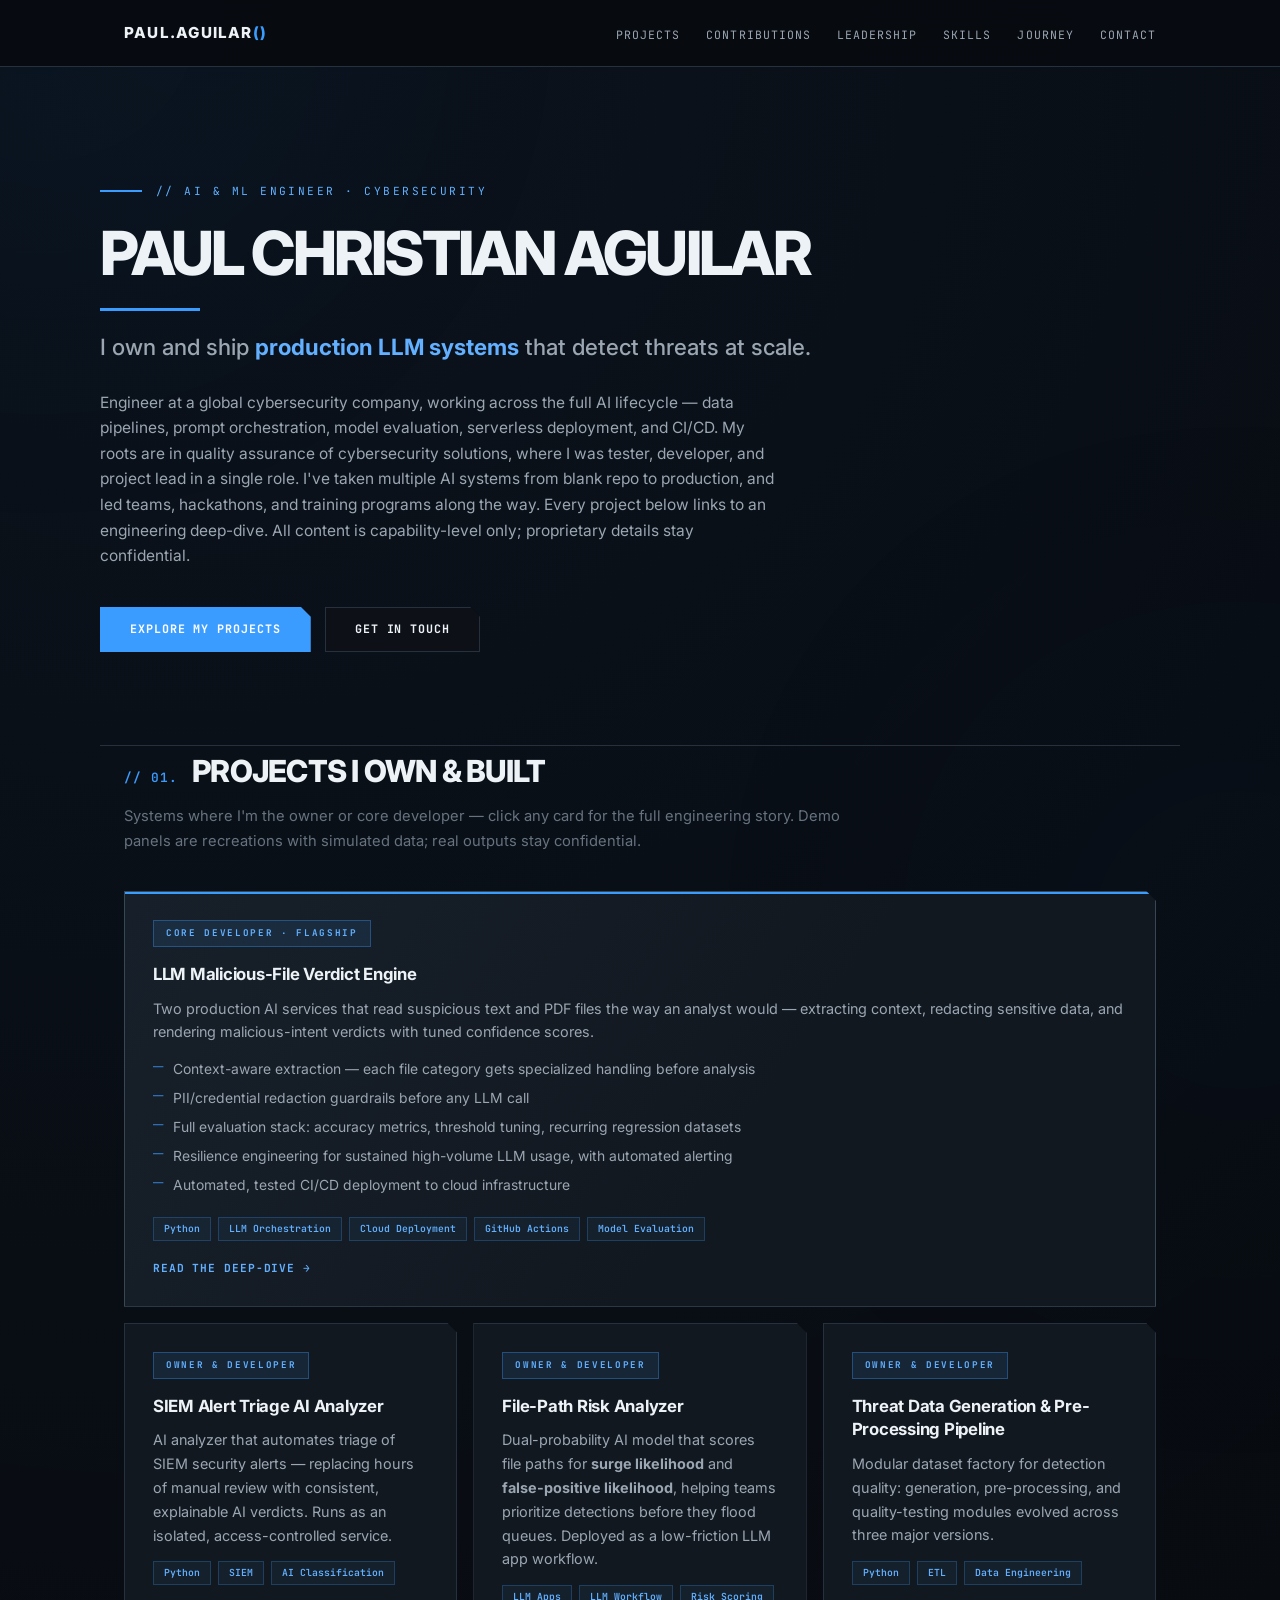
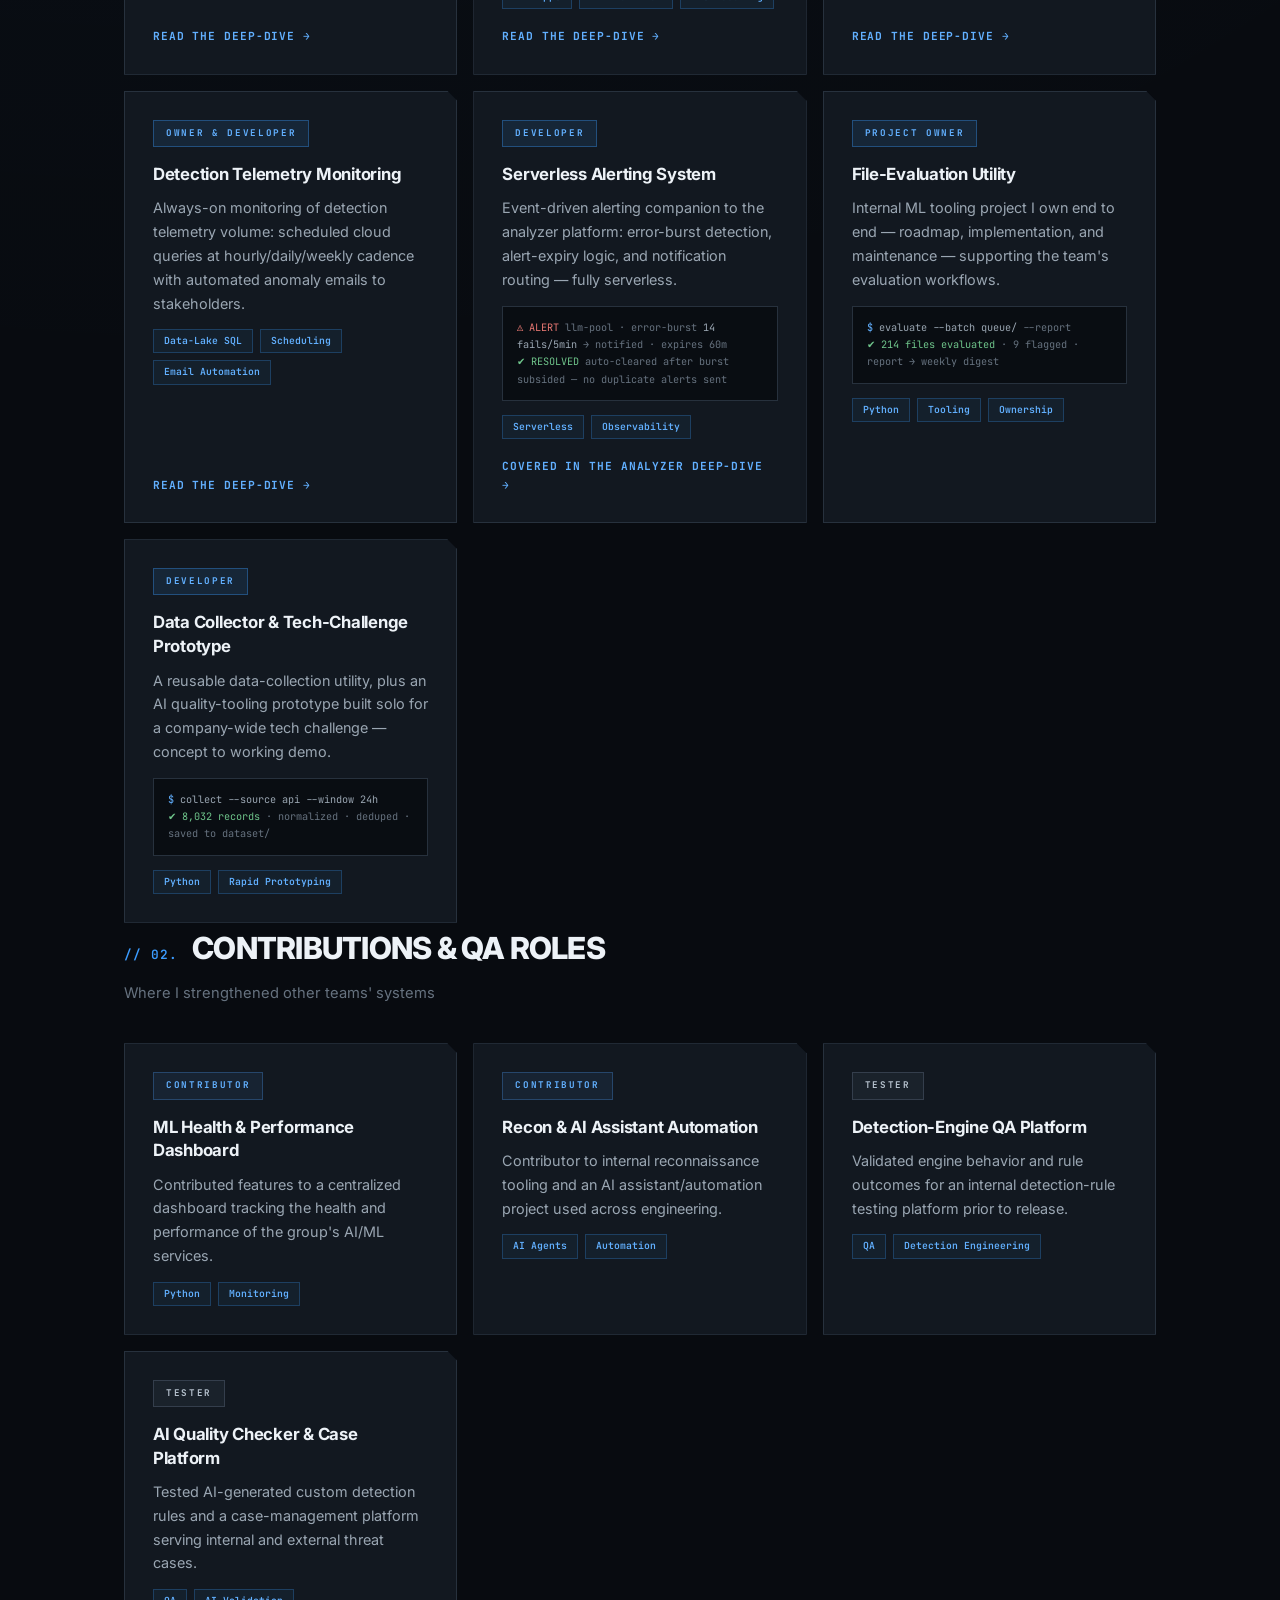
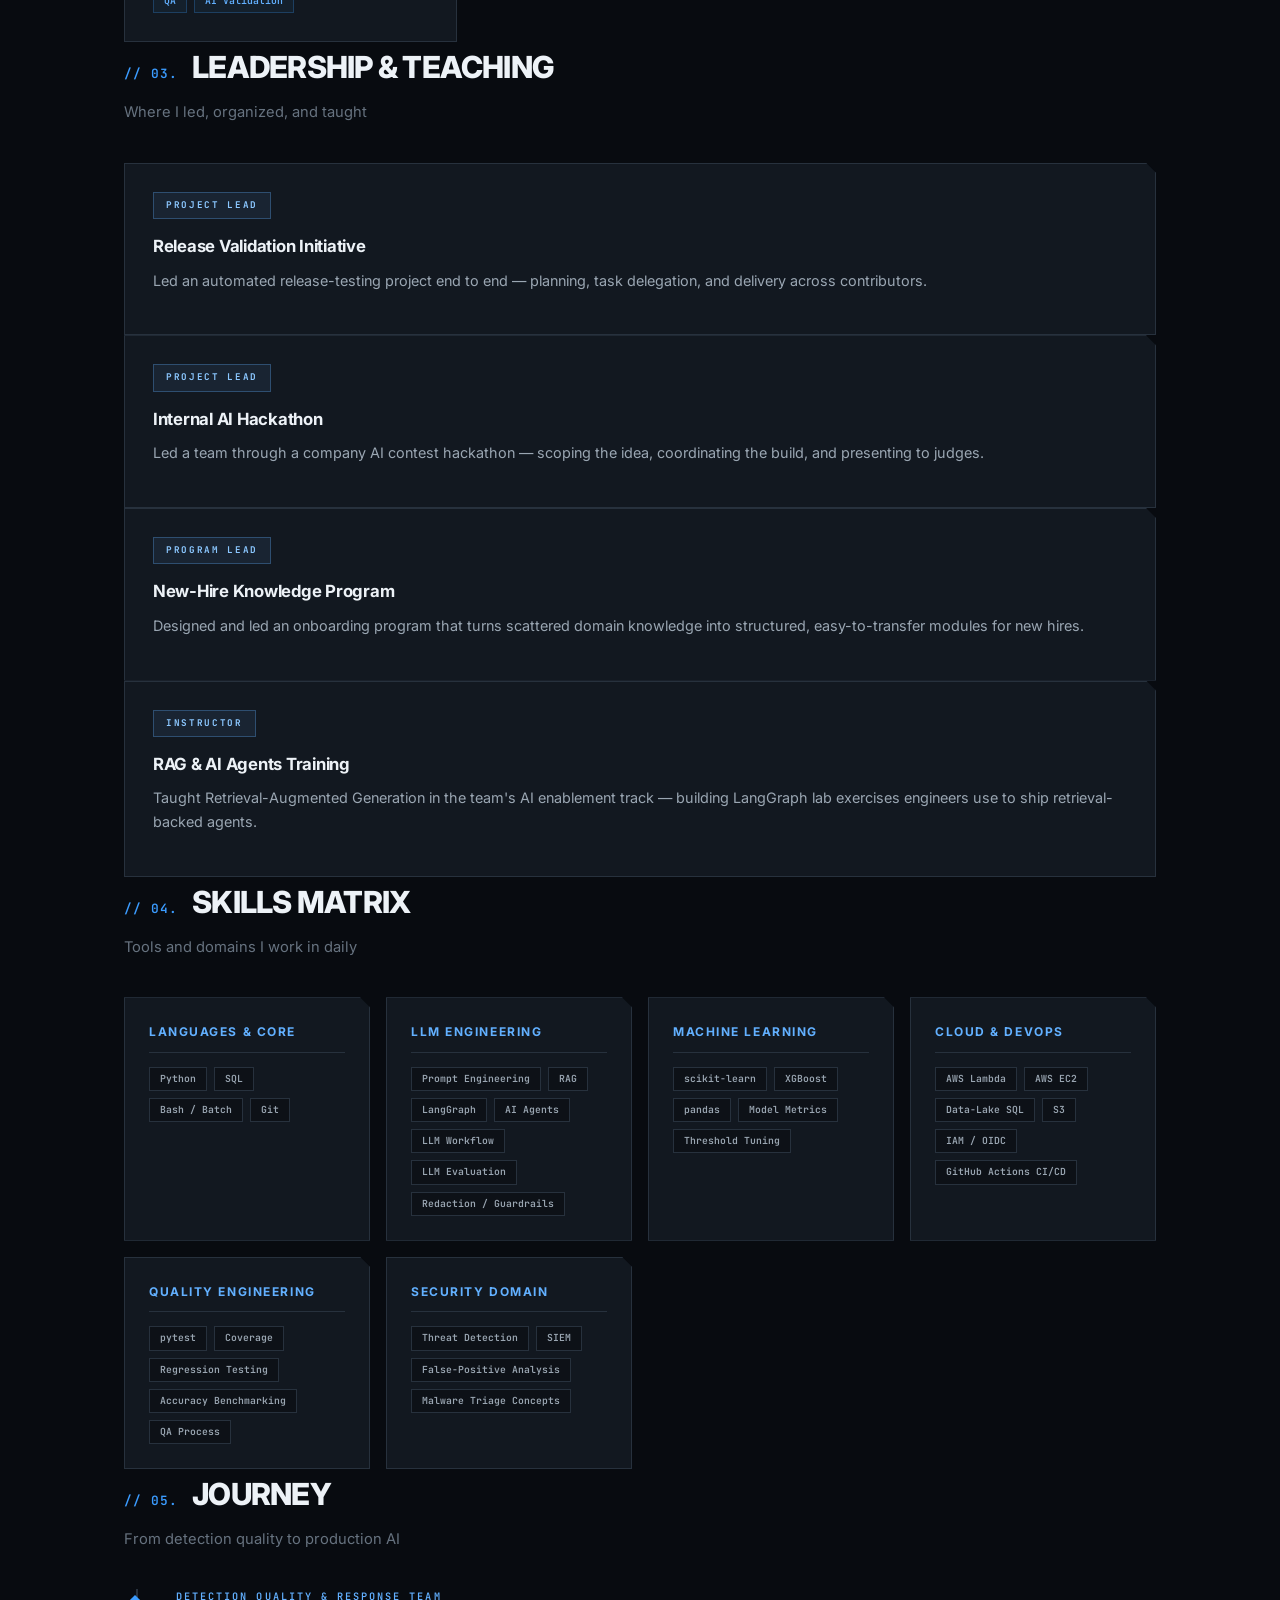
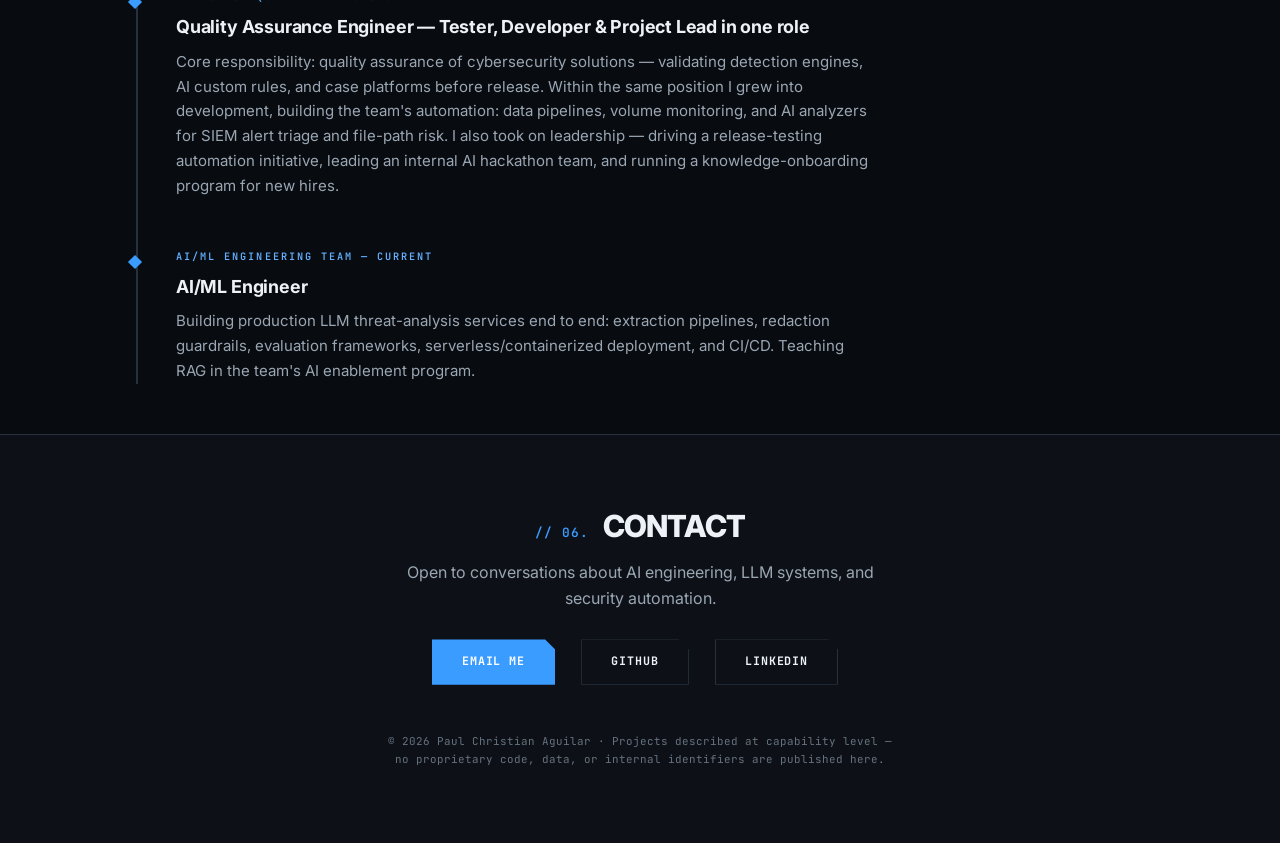
<file: index.html>
<!DOCTYPE html>
<html lang="en">
<head>
<meta charset="UTF-8">
<meta name="viewport" content="width=device-width, initial-scale=1.0">
<title>Paul Christian Aguilar — AI/ML Engineer</title>
<meta name="description" content="Portfolio of Paul Christian Aguilar — AI/ML Engineer specializing in production LLM systems, threat detection automation, and cloud engineering.">
<link rel="stylesheet" href="styles.css">
</head>
<body>
<div class="glow g1"></div><div class="glow g2"></div>

<nav><div class="wrap">
  <a class="logo" href="index.html">paul.aguilar<span>()</span></a>
  <ul>
    <li><a href="#owned">Projects</a></li>
    <li class="hide-m"><a href="#contrib">Contributions</a></li>
    <li><a href="#leadership">Leadership</a></li>
    <li class="hide-m"><a href="#skills">Skills</a></li>
    <li class="hide-m"><a href="#timeline">Journey</a></li>
    <li><a href="#contact">Contact</a></li>
  </ul>
</div></nav>

<header class="hero wrap">
  <p class="tag">// AI &amp; ML Engineer · Cybersecurity</p>
  <h1>Paul Christian Aguilar</h1>
  <p class="subtitle">I own and ship <b>production LLM systems</b> that detect threats at scale.</p>
  <p class="intro">Engineer at a global cybersecurity company, working across the full AI lifecycle — data pipelines, prompt orchestration, model evaluation, serverless deployment, and CI/CD. My roots are in quality assurance of cybersecurity solutions, where I was tester, developer, and project lead in a single role. I've taken multiple AI systems from blank repo to production, and led teams, hackathons, and training programs along the way. Every project below links to an engineering deep-dive. All content is capability-level only; proprietary details stay confidential.</p>
  <a class="btn primary" href="#owned">Explore My Projects</a>
  <a class="btn ghost" href="#contact">Get in Touch</a>
</header>

<section id="owned" class="wrap">
  <h2><span class="hash">01.</span> Projects I Own &amp; Built</h2>
  <p class="sec-sub">Systems where I'm the owner or core developer — click any card for the full engineering story. Demo panels are recreations with simulated data; real outputs stay confidential.</p>
  <div class="grid">

    <div class="card featured reveal">
      <span class="role owner">Core Developer · Flagship</span>
      <h3>LLM Malicious-File Verdict Engine</h3>
      <p>Two production AI services that read suspicious text and PDF files the way an analyst would — extracting context, redacting sensitive data, and rendering malicious-intent verdicts with tuned confidence scores.</p>
      <ul>
        <li>Context-aware extraction — each file category gets specialized handling before analysis</li>
        <li>PII/credential redaction guardrails before any LLM call</li>
        <li>Full evaluation stack: accuracy metrics, threshold tuning, recurring regression datasets</li>
        <li>Resilience engineering for sustained high-volume LLM usage, with automated alerting</li>
        <li>Automated, tested CI/CD deployment to cloud infrastructure</li>
      </ul>
      <div class="chips"><span class="chip">Python</span><span class="chip">LLM Orchestration</span><span class="chip">Cloud Deployment</span><span class="chip">GitHub Actions</span><span class="chip">Model Evaluation</span></div>
      <a class="more" href="projects/verdict-engine.html">Read the deep-dive →</a>
    </div>

    <div class="card reveal">
      <span class="role owner">Owner &amp; Developer</span>
      <h3>SIEM Alert Triage AI Analyzer</h3>
      <p>AI analyzer that automates triage of SIEM security alerts — replacing hours of manual review with consistent, explainable AI verdicts. Runs as an isolated, access-controlled service.</p>
      <div class="chips"><span class="chip">Python</span><span class="chip">SIEM</span><span class="chip">AI Classification</span></div>
      <a class="more" href="projects/alert-triage-ai.html">Read the deep-dive →</a>
    </div>

    <div class="card reveal">
      <span class="role owner">Owner &amp; Developer</span>
      <h3>File-Path Risk Analyzer</h3>
      <p>Dual-probability AI model that scores file paths for <b>surge likelihood</b> and <b>false-positive likelihood</b>, helping teams prioritize detections before they flood queues. Deployed as a low-friction LLM app workflow.</p>
      <div class="chips"><span class="chip">LLM Apps</span><span class="chip">LLM Workflow</span><span class="chip">Risk Scoring</span></div>
      <a class="more" href="projects/file-path-risk-analyzer.html">Read the deep-dive →</a>
    </div>

    <div class="card reveal">
      <span class="role owner">Owner &amp; Developer</span>
      <h3>Threat Data Generation &amp; Pre-Processing Pipeline</h3>
      <p>Modular dataset factory for detection quality: generation, pre-processing, and quality-testing modules evolved across three major versions.</p>
      <div class="chips"><span class="chip">Python</span><span class="chip">ETL</span><span class="chip">Data Engineering</span></div>
      <a class="more" href="projects/threat-data-pipeline.html">Read the deep-dive →</a>
    </div>

    <div class="card reveal">
      <span class="role owner">Owner &amp; Developer</span>
      <h3>Detection Telemetry Monitoring</h3>
      <p>Always-on monitoring of detection telemetry volume: scheduled cloud queries at hourly/daily/weekly cadence with automated anomaly emails to stakeholders.</p>
      <div class="chips"><span class="chip">Data-Lake SQL</span><span class="chip">Scheduling</span><span class="chip">Email Automation</span></div>
      <a class="more" href="projects/telemetry-monitoring.html">Read the deep-dive →</a>
    </div>

    <div class="card reveal">
      <span class="role owner">Developer</span>
      <h3>Serverless Alerting System</h3>
      <p>Event-driven alerting companion to the analyzer platform: error-burst detection, alert-expiry logic, and notification routing — fully serverless.</p>
      <div class="mini-mock"><span class="err">⚠ ALERT</span> <span class="c">llm-pool · error-burst</span> 14 fails/5min <span class="c">→ notified · expires 60m</span><br><span class="ok">✔ RESOLVED</span> <span class="c">auto-cleared after burst subsided — no duplicate alerts sent</span></div>
      <div class="chips"><span class="chip">Serverless</span><span class="chip">Observability</span></div>
      <a class="more" href="projects/verdict-engine.html#alerting">Covered in the analyzer deep-dive →</a>
    </div>

    <div class="card reveal">
      <span class="role owner">Project Owner</span>
      <h3>File-Evaluation Utility</h3>
      <p>Internal ML tooling project I own end to end — roadmap, implementation, and maintenance — supporting the team's evaluation workflows.</p>
      <div class="mini-mock"><span class="p">$</span> evaluate --batch queue/ <span class="c">--report</span><br><span class="ok">✔ 214 files evaluated</span> <span class="c">· 9 flagged · report → weekly digest</span></div>
      <div class="chips"><span class="chip">Python</span><span class="chip">Tooling</span><span class="chip">Ownership</span></div>
    </div>

    <div class="card reveal">
      <span class="role owner">Developer</span>
      <h3>Data Collector &amp; Tech-Challenge Prototype</h3>
      <p>A reusable data-collection utility, plus an AI quality-tooling prototype built solo for a company-wide tech challenge — concept to working demo.</p>
      <div class="mini-mock"><span class="p">$</span> collect --source api --window 24h<br><span class="ok">✔ 8,032 records</span> <span class="c">· normalized · deduped · saved to dataset/</span></div>
      <div class="chips"><span class="chip">Python</span><span class="chip">Rapid Prototyping</span></div>
    </div>
  </div>
</section>

<section id="contrib" class="wrap">
  <h2><span class="hash">02.</span> Contributions &amp; QA Roles</h2>
  <p class="sec-sub">Where I strengthened other teams' systems</p>
  <div class="grid">
    <div class="card reveal">
      <span class="role contrib">Contributor</span>
      <h3>ML Health &amp; Performance Dashboard</h3>
      <p>Contributed features to a centralized dashboard tracking the health and performance of the group's AI/ML services.</p>
      <div class="chips"><span class="chip">Python</span><span class="chip">Monitoring</span></div>
    </div>
    <div class="card reveal">
      <span class="role contrib">Contributor</span>
      <h3>Recon &amp; AI Assistant Automation</h3>
      <p>Contributor to internal reconnaissance tooling and an AI assistant/automation project used across engineering.</p>
      <div class="chips"><span class="chip">AI Agents</span><span class="chip">Automation</span></div>
    </div>
    <div class="card reveal">
      <span class="role qa">Tester</span>
      <h3>Detection-Engine QA Platform</h3>
      <p>Validated engine behavior and rule outcomes for an internal detection-rule testing platform prior to release.</p>
      <div class="chips"><span class="chip">QA</span><span class="chip">Detection Engineering</span></div>
    </div>
    <div class="card reveal">
      <span class="role qa">Tester</span>
      <h3>AI Quality Checker &amp; Case Platform</h3>
      <p>Tested AI-generated custom detection rules and a case-management platform serving internal and external threat cases.</p>
      <div class="chips"><span class="chip">QA</span><span class="chip">AI Validation</span></div>
    </div>
  </div>
</section>

<section id="leadership" class="wrap">
  <h2><span class="hash">03.</span> Leadership &amp; Teaching</h2>
  <p class="sec-sub">Where I led, organized, and taught</p>
  <div class="roles-grid">
    <div class="card reveal">
      <span class="role lead">Project Lead</span>
      <h3>Release Validation Initiative</h3>
      <p>Led an automated release-testing project end to end — planning, task delegation, and delivery across contributors.</p>
    </div>
    <div class="card reveal">
      <span class="role lead">Project Lead</span>
      <h3>Internal AI Hackathon</h3>
      <p>Led a team through a company AI contest hackathon — scoping the idea, coordinating the build, and presenting to judges.</p>
    </div>
    <div class="card reveal">
      <span class="role lead">Program Lead</span>
      <h3>New-Hire Knowledge Program</h3>
      <p>Designed and led an onboarding program that turns scattered domain knowledge into structured, easy-to-transfer modules for new hires.</p>
    </div>
    <div class="card reveal">
      <span class="role lead">Instructor</span>
      <h3>RAG &amp; AI Agents Training</h3>
      <p>Taught Retrieval-Augmented Generation in the team's AI enablement track — building LangGraph lab exercises engineers use to ship retrieval-backed agents.</p>
    </div>
  </div>
</section>

<section id="skills" class="wrap">
  <h2><span class="hash">04.</span> Skills Matrix</h2>
  <p class="sec-sub">Tools and domains I work in daily</p>
  <div class="skills-grid">
    <div class="skill-box reveal"><h3>Languages &amp; Core</h3><div class="chips"><span class="chip">Python</span><span class="chip">SQL</span><span class="chip">Bash / Batch</span><span class="chip">Git</span></div></div>
    <div class="skill-box reveal"><h3>LLM Engineering</h3><div class="chips"><span class="chip">Prompt Engineering</span><span class="chip">RAG</span><span class="chip">LangGraph</span><span class="chip">AI Agents</span><span class="chip">LLM Workflow</span><span class="chip">LLM Evaluation</span><span class="chip">Redaction / Guardrails</span></div></div>
    <div class="skill-box reveal"><h3>Machine Learning</h3><div class="chips"><span class="chip">scikit-learn</span><span class="chip">XGBoost</span><span class="chip">pandas</span><span class="chip">Model Metrics</span><span class="chip">Threshold Tuning</span></div></div>
    <div class="skill-box reveal"><h3>Cloud &amp; DevOps</h3><div class="chips"><span class="chip">AWS Lambda</span><span class="chip">AWS EC2</span><span class="chip">Data-Lake SQL</span><span class="chip">S3</span><span class="chip">IAM / OIDC</span><span class="chip">GitHub Actions CI/CD</span></div></div>
    <div class="skill-box reveal"><h3>Quality Engineering</h3><div class="chips"><span class="chip">pytest</span><span class="chip">Coverage</span><span class="chip">Regression Testing</span><span class="chip">Accuracy Benchmarking</span><span class="chip">QA Process</span></div></div>
    <div class="skill-box reveal"><h3>Security Domain</h3><div class="chips"><span class="chip">Threat Detection</span><span class="chip">SIEM</span><span class="chip">False-Positive Analysis</span><span class="chip">Malware Triage Concepts</span></div></div>
  </div>
</section>

<section id="timeline" class="wrap">
  <h2><span class="hash">05.</span> Journey</h2>
  <p class="sec-sub">From detection quality to production AI</p>
  <div class="timeline">
    <div class="t-item reveal">
      <p class="when">Detection Quality &amp; Response Team</p>
      <h3>Quality Assurance Engineer — Tester, Developer &amp; Project Lead in one role</h3>
      <p>Core responsibility: quality assurance of cybersecurity solutions — validating detection engines, AI custom rules, and case platforms before release. Within the same position I grew into development, building the team's automation: data pipelines, volume monitoring, and AI analyzers for SIEM alert triage and file-path risk. I also took on leadership — driving a release-testing automation initiative, leading an internal AI hackathon team, and running a knowledge-onboarding program for new hires.</p>
    </div>
    <div class="t-item reveal">
      <p class="when">AI/ML Engineering Team — Current</p>
      <h3>AI/ML Engineer</h3>
      <p>Building production LLM threat-analysis services end to end: extraction pipelines, redaction guardrails, evaluation frameworks, serverless/containerized deployment, and CI/CD. Teaching RAG in the team's AI enablement program.</p>
    </div>
  </div>
</section>

<footer id="contact"><div class="wrap">
  <h2><span class="hash">06.</span> Contact</h2>
  <p>Open to conversations about AI engineering, LLM systems, and security automation.</p>
  <div class="contact-links">
    <a class="btn primary" href="mailto:paulcdaguilar8910@gmail.com">Email Me</a>
    <a class="btn ghost" href="https://github.com/Paulygons10" target="_blank" rel="noopener">GitHub</a>
    <a class="btn ghost" href="https://www.linkedin.com/in/aguilar-paul-christian-d/" target="_blank" rel="noopener">LinkedIn</a>
  </div>
  <p class="fine">© 2026 Paul Christian Aguilar · Projects described at capability level — no proprietary code, data, or internal identifiers are published here.</p>
</div></footer>

<script>
  const obs = new IntersectionObserver((entries)=>{
    entries.forEach(e=>{ if(e.isIntersecting){ e.target.classList.add('show'); obs.unobserve(e.target);} });
  },{threshold:.12});
  document.querySelectorAll('.reveal').forEach(el=>obs.observe(el));
</script>
</body>
</html>
</file>
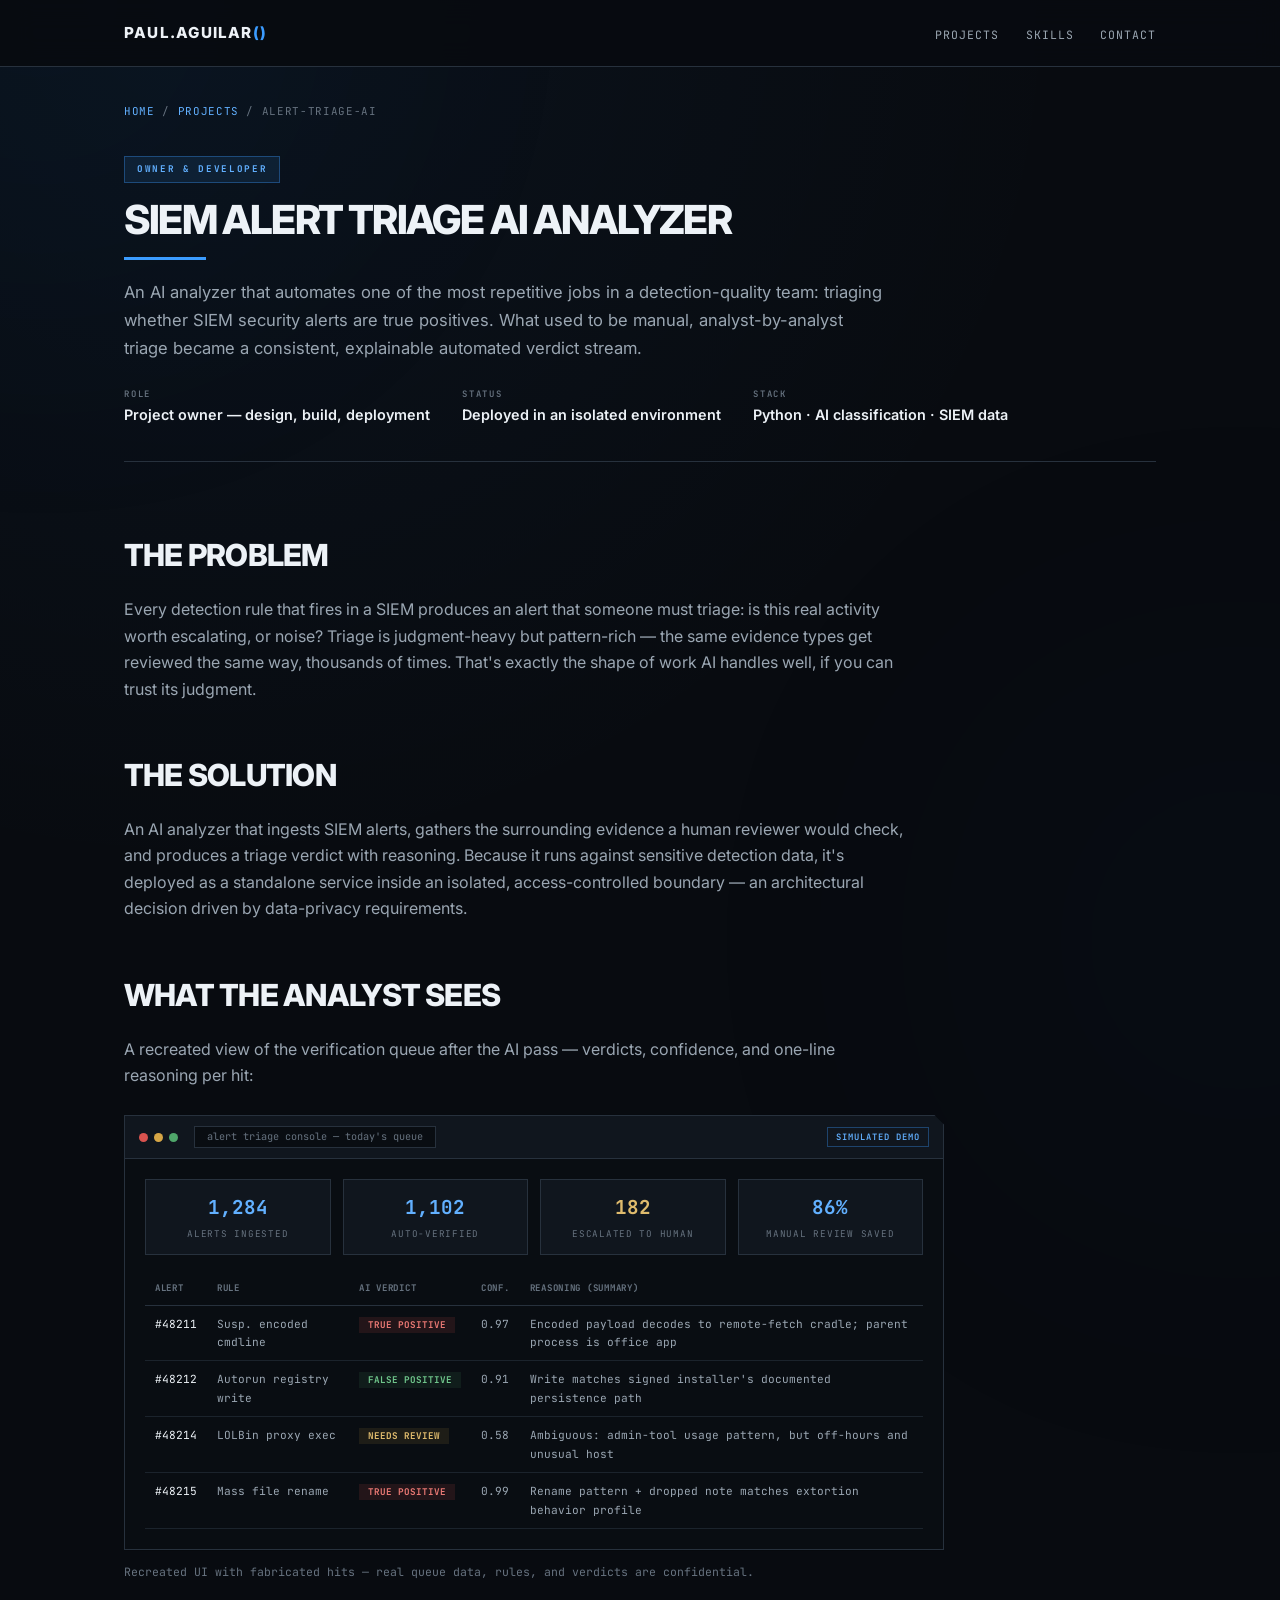
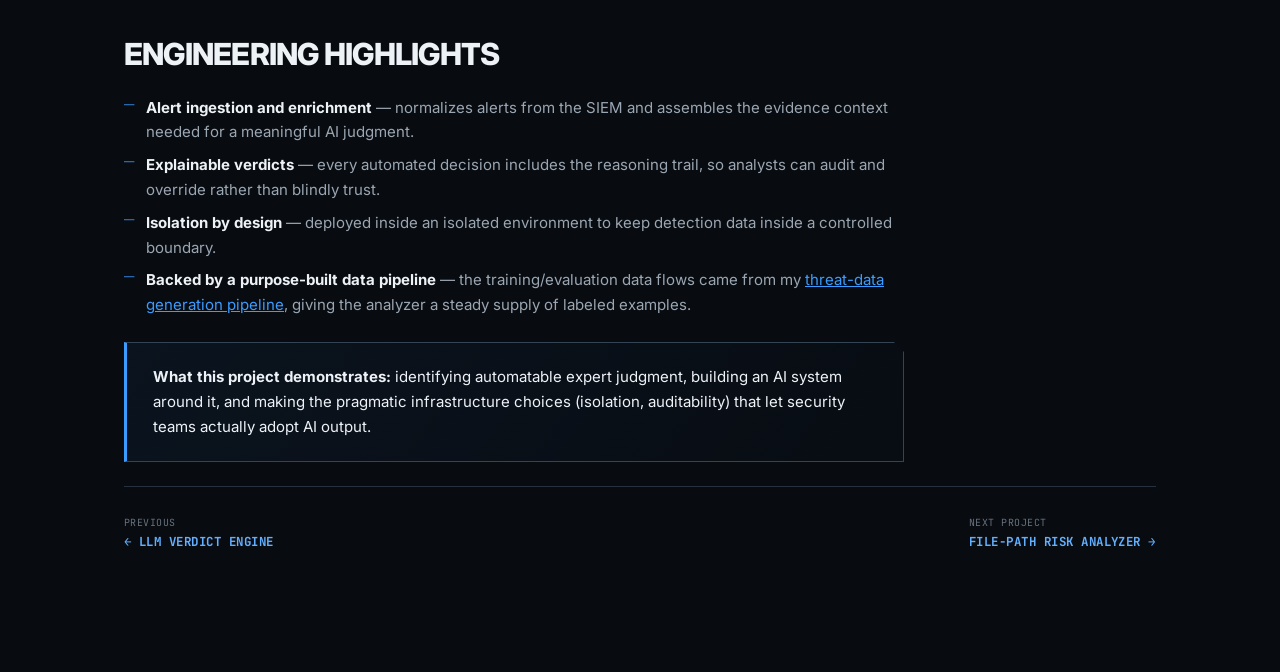
<file: projects/alert-triage-ai.html>
<!DOCTYPE html>
<html lang="en">
<head>
<meta charset="UTF-8">
<meta name="viewport" content="width=device-width, initial-scale=1.0">
<title>SIEM Alert Triage AI Analyzer — Paul Christian Aguilar</title>
<link rel="stylesheet" href="../styles.css">
</head>
<body>
<div class="glow g1"></div><div class="glow g2"></div>

<nav><div class="wrap">
  <a class="logo" href="../index.html">paul.aguilar<span>()</span></a>
  <ul>
    <li><a href="../index.html#owned">Projects</a></li>
    <li class="hide-m"><a href="../index.html#skills">Skills</a></li>
    <li><a href="../index.html#contact">Contact</a></li>
  </ul>
</div></nav>

<div class="wrap">
  <p class="crumb"><a href="../index.html">home</a> <span>/</span> <a href="../index.html#owned">projects</a> <span>/</span> <span>alert-triage-ai</span></p>

  <header class="proj-hero">
    <span class="role owner">Owner &amp; Developer</span>
    <h1>SIEM Alert Triage AI Analyzer</h1>
    <p class="lede">An AI analyzer that automates one of the most repetitive jobs in a detection-quality team: triaging whether SIEM security alerts are true positives. What used to be manual, analyst-by-analyst triage became a consistent, explainable automated verdict stream.</p>
    <div class="meta-row">
      <div class="meta-item"><div class="k">Role</div><div class="v">Project owner — design, build, deployment</div></div>
      <div class="meta-item"><div class="k">Status</div><div class="v">Deployed in an isolated environment</div></div>
      <div class="meta-item"><div class="k">Stack</div><div class="v">Python · AI classification · SIEM data</div></div>
    </div>
  </header>

  <article>
    <h2>The Problem</h2>
    <p>Every detection rule that fires in a SIEM produces an alert that someone must triage: is this real activity worth escalating, or noise? Triage is judgment-heavy but pattern-rich — the same evidence types get reviewed the same way, thousands of times. That's exactly the shape of work AI handles well, if you can trust its judgment.</p>

    <h2>The Solution</h2>
    <p>An AI analyzer that ingests SIEM alerts, gathers the surrounding evidence a human reviewer would check, and produces a triage verdict with reasoning. Because it runs against sensitive detection data, it's deployed as a standalone service inside an isolated, access-controlled boundary — an architectural decision driven by data-privacy requirements.</p>

    <h2>What the Analyst Sees</h2>
    <p>A recreated view of the verification queue after the AI pass — verdicts, confidence, and one-line reasoning per hit:</p>

    <div class="mock">
      <div class="mock-bar"><span class="dot r"></span><span class="dot y"></span><span class="dot g"></span><span class="addr">alert triage console — today's queue</span><span class="sim-tag">Simulated demo</span></div>
      <div class="mock-body">
        <div class="stat-row">
          <div class="stat"><div class="n">1,284</div><div class="l">Alerts ingested</div></div>
          <div class="stat"><div class="n">1,102</div><div class="l">Auto-verified</div></div>
          <div class="stat"><div class="n warn">182</div><div class="l">Escalated to human</div></div>
          <div class="stat"><div class="n blue">86%</div><div class="l">Manual review saved</div></div>
        </div>
        <table>
          <tr><th>Alert</th><th>Rule</th><th>AI verdict</th><th>Conf.</th><th>Reasoning (summary)</th></tr>
          <tr><td class="c-text">#48211</td><td>Susp. encoded cmdline</td><td><span class="pill tp">TRUE POSITIVE</span></td><td>0.97</td><td>Encoded payload decodes to remote-fetch cradle; parent process is office app</td></tr>
          <tr><td class="c-text">#48212</td><td>Autorun registry write</td><td><span class="pill fp">FALSE POSITIVE</span></td><td>0.91</td><td>Write matches signed installer's documented persistence path</td></tr>
          <tr><td class="c-text">#48214</td><td>LOLBin proxy exec</td><td><span class="pill rev">NEEDS REVIEW</span></td><td>0.58</td><td>Ambiguous: admin-tool usage pattern, but off-hours and unusual host</td></tr>
          <tr><td class="c-text">#48215</td><td>Mass file rename</td><td><span class="pill tp">TRUE POSITIVE</span></td><td>0.99</td><td>Rename pattern + dropped note matches extortion behavior profile</td></tr>
        </table>
      </div>
    </div>
    <p class="mock-cap">Recreated UI with fabricated hits — real queue data, rules, and verdicts are confidential.</p>

    <h2>Engineering Highlights</h2>
    <ul>
      <li><b>Alert ingestion and enrichment</b> — normalizes alerts from the SIEM and assembles the evidence context needed for a meaningful AI judgment.</li>
      <li><b>Explainable verdicts</b> — every automated decision includes the reasoning trail, so analysts can audit and override rather than blindly trust.</li>
      <li><b>Isolation by design</b> — deployed inside an isolated environment to keep detection data inside a controlled boundary.</li>
      <li><b>Backed by a purpose-built data pipeline</b> — the training/evaluation data flows came from my <a href="threat-data-pipeline.html" style="color:var(--accent)">threat-data generation pipeline</a>, giving the analyzer a steady supply of labeled examples.</li>
    </ul>

    <div class="callout"><p><b>What this project demonstrates:</b> identifying automatable expert judgment, building an AI system around it, and making the pragmatic infrastructure choices (isolation, auditability) that let security teams actually adopt AI output.</p></div>

    <div class="pager">
      <a href="verdict-engine.html"><span class="dim">previous</span>← LLM Verdict Engine</a>
      <a href="file-path-risk-analyzer.html"><span class="dim">next project</span>File-Path Risk Analyzer →</a>
    </div>
  </article>
</div>
</body>
</html>
</file>
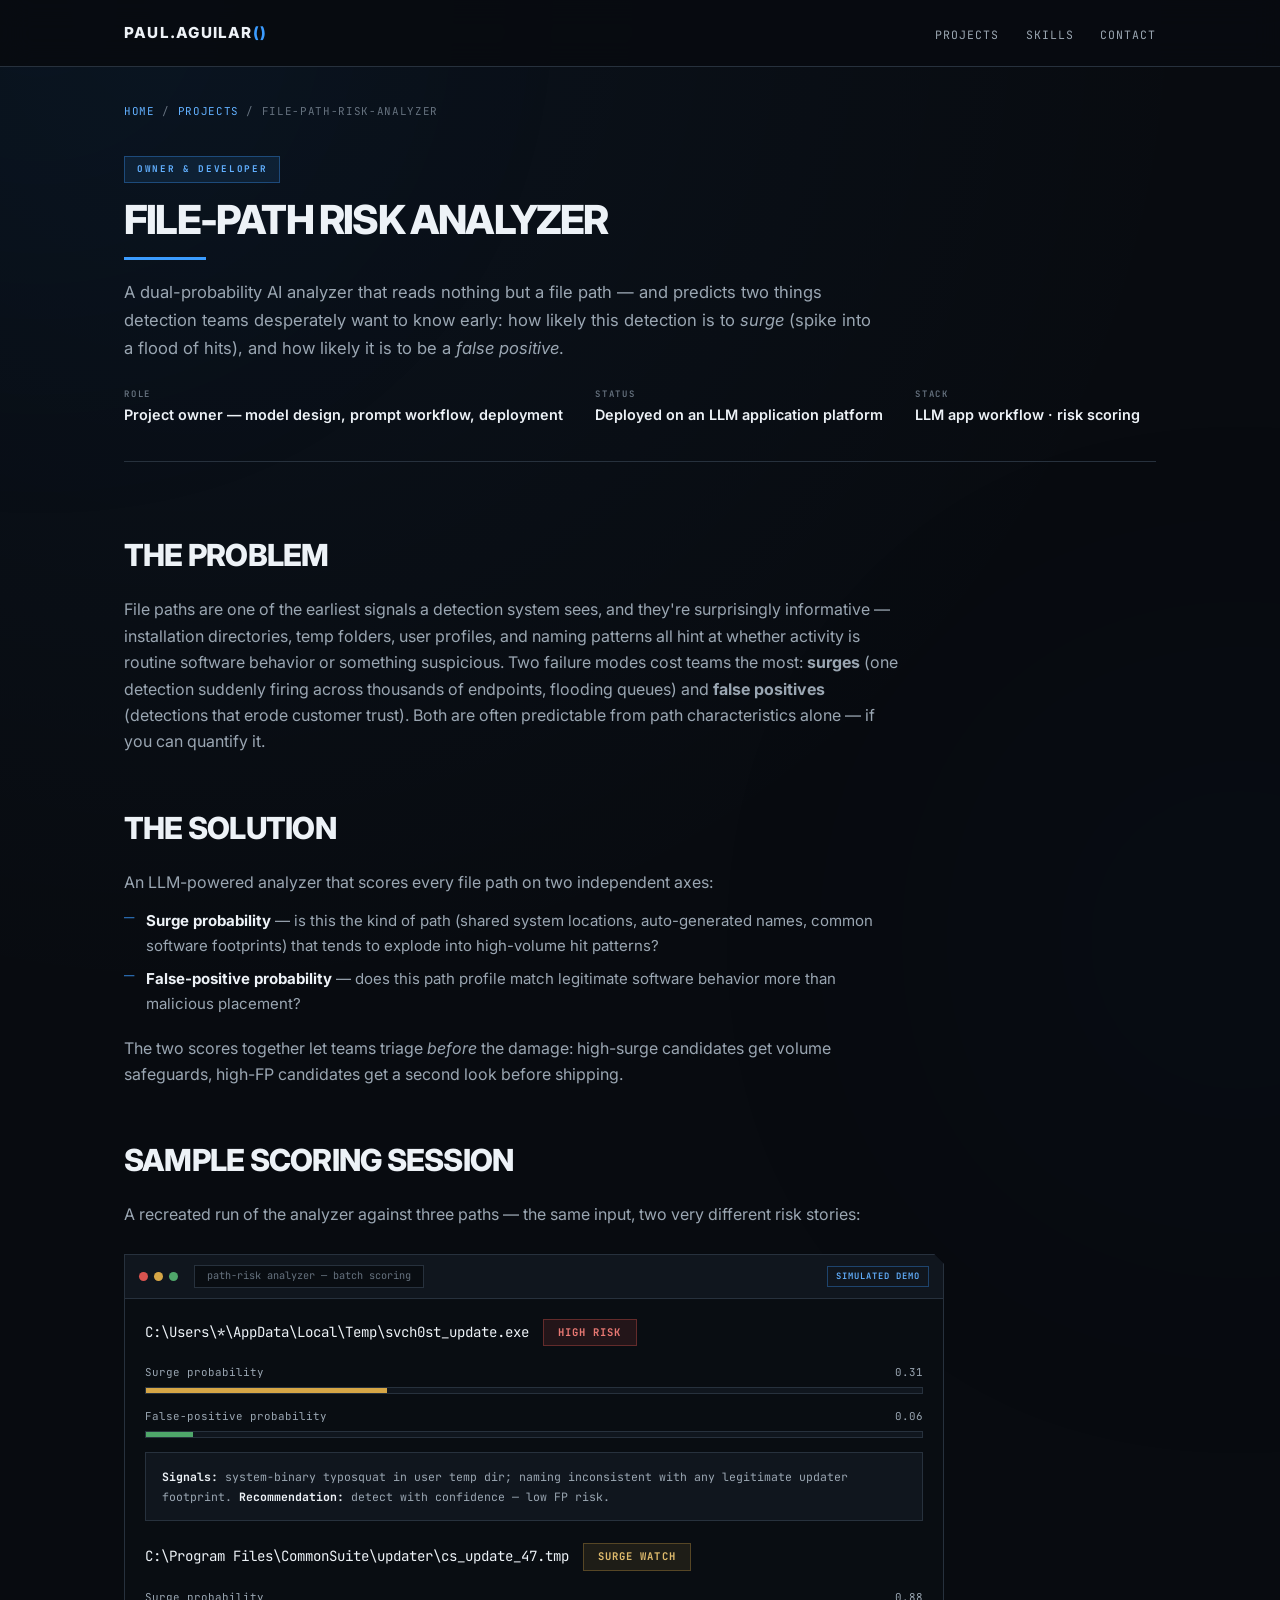
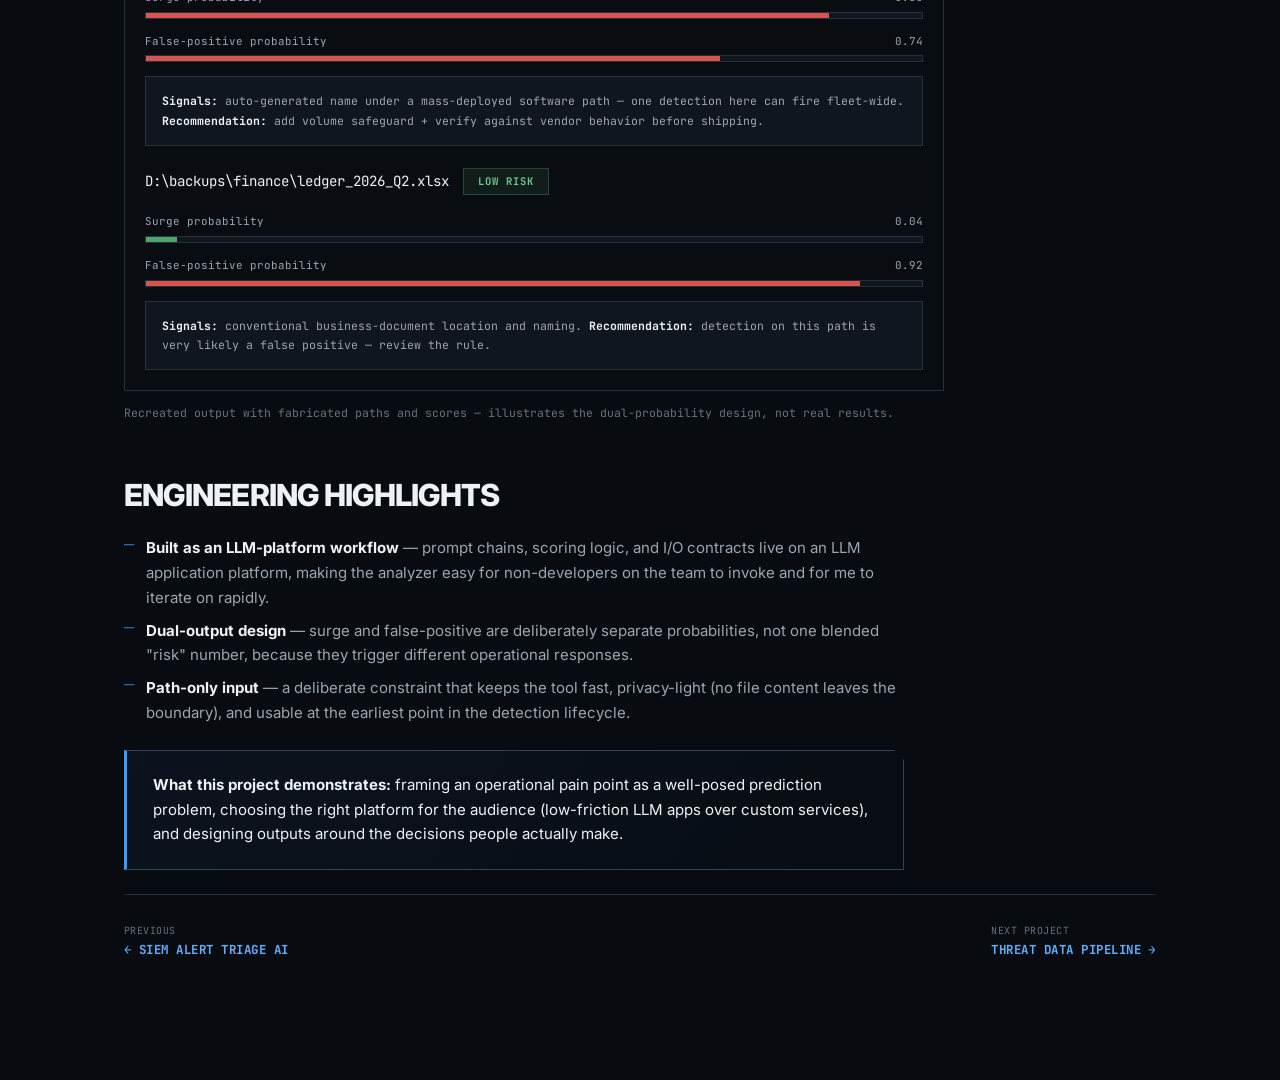
<file: projects/file-path-risk-analyzer.html>
<!DOCTYPE html>
<html lang="en">
<head>
<meta charset="UTF-8">
<meta name="viewport" content="width=device-width, initial-scale=1.0">
<title>File-Path Risk Analyzer — Paul Christian Aguilar</title>
<link rel="stylesheet" href="../styles.css">
</head>
<body>
<div class="glow g1"></div><div class="glow g2"></div>

<nav><div class="wrap">
  <a class="logo" href="../index.html">paul.aguilar<span>()</span></a>
  <ul>
    <li><a href="../index.html#owned">Projects</a></li>
    <li class="hide-m"><a href="../index.html#skills">Skills</a></li>
    <li><a href="../index.html#contact">Contact</a></li>
  </ul>
</div></nav>

<div class="wrap">
  <p class="crumb"><a href="../index.html">home</a> <span>/</span> <a href="../index.html#owned">projects</a> <span>/</span> <span>file-path-risk-analyzer</span></p>

  <header class="proj-hero">
    <span class="role owner">Owner &amp; Developer</span>
    <h1>File-Path Risk Analyzer</h1>
    <p class="lede">A dual-probability AI analyzer that reads nothing but a file path — and predicts two things detection teams desperately want to know early: how likely this detection is to <em>surge</em> (spike into a flood of hits), and how likely it is to be a <em>false positive</em>.</p>
    <div class="meta-row">
      <div class="meta-item"><div class="k">Role</div><div class="v">Project owner — model design, prompt workflow, deployment</div></div>
      <div class="meta-item"><div class="k">Status</div><div class="v">Deployed on an LLM application platform</div></div>
      <div class="meta-item"><div class="k">Stack</div><div class="v">LLM app workflow · risk scoring</div></div>
    </div>
  </header>

  <article>
    <h2>The Problem</h2>
    <p>File paths are one of the earliest signals a detection system sees, and they're surprisingly informative — installation directories, temp folders, user profiles, and naming patterns all hint at whether activity is routine software behavior or something suspicious. Two failure modes cost teams the most: <b>surges</b> (one detection suddenly firing across thousands of endpoints, flooding queues) and <b>false positives</b> (detections that erode customer trust). Both are often predictable from path characteristics alone — if you can quantify it.</p>

    <h2>The Solution</h2>
    <p>An LLM-powered analyzer that scores every file path on two independent axes:</p>
    <ul>
      <li><b>Surge probability</b> — is this the kind of path (shared system locations, auto-generated names, common software footprints) that tends to explode into high-volume hit patterns?</li>
      <li><b>False-positive probability</b> — does this path profile match legitimate software behavior more than malicious placement?</li>
    </ul>
    <p>The two scores together let teams triage <em>before</em> the damage: high-surge candidates get volume safeguards, high-FP candidates get a second look before shipping.</p>

    <h2>Sample Scoring Session</h2>
    <p>A recreated run of the analyzer against three paths — the same input, two very different risk stories:</p>

    <div class="mock">
      <div class="mock-bar"><span class="dot r"></span><span class="dot y"></span><span class="dot g"></span><span class="addr">path-risk analyzer — batch scoring</span><span class="sim-tag">Simulated demo</span></div>
      <div class="mock-body">
        <div class="v-head"><span class="v-file">C:\Users\*\AppData\Local\Temp\svch0st_update.exe</span><span class="v-badge mal">HIGH RISK</span></div>
        <div class="meter"><div class="m-label"><span>Surge probability</span><span>0.31</span></div><div class="m-track"><div class="m-fill mid" style="width:31%"></div></div></div>
        <div class="meter"><div class="m-label"><span>False-positive probability</span><span>0.06</span></div><div class="m-track"><div class="m-fill lo" style="width:6%"></div></div></div>
        <div class="v-notes" style="margin-bottom:22px"><b>Signals:</b> system-binary typosquat in user temp dir; naming inconsistent with any legitimate updater footprint. <b>Recommendation:</b> detect with confidence — low FP risk.</div>

        <div class="v-head"><span class="v-file">C:\Program Files\CommonSuite\updater\cs_update_47.tmp</span><span class="v-badge warn">SURGE WATCH</span></div>
        <div class="meter"><div class="m-label"><span>Surge probability</span><span>0.88</span></div><div class="m-track"><div class="m-fill hi" style="width:88%"></div></div></div>
        <div class="meter"><div class="m-label"><span>False-positive probability</span><span>0.74</span></div><div class="m-track"><div class="m-fill hi" style="width:74%"></div></div></div>
        <div class="v-notes" style="margin-bottom:22px"><b>Signals:</b> auto-generated name under a mass-deployed software path — one detection here can fire fleet-wide. <b>Recommendation:</b> add volume safeguard + verify against vendor behavior before shipping.</div>

        <div class="v-head"><span class="v-file">D:\backups\finance\ledger_2026_Q2.xlsx</span><span class="v-badge clean">LOW RISK</span></div>
        <div class="meter"><div class="m-label"><span>Surge probability</span><span>0.04</span></div><div class="m-track"><div class="m-fill lo" style="width:4%"></div></div></div>
        <div class="meter"><div class="m-label"><span>False-positive probability</span><span>0.92</span></div><div class="m-track"><div class="m-fill hi" style="width:92%"></div></div></div>
        <div class="v-notes"><b>Signals:</b> conventional business-document location and naming. <b>Recommendation:</b> detection on this path is very likely a false positive — review the rule.</div>
      </div>
    </div>
    <p class="mock-cap">Recreated output with fabricated paths and scores — illustrates the dual-probability design, not real results.</p>

    <h2>Engineering Highlights</h2>
    <ul>
      <li><b>Built as an LLM-platform workflow</b> — prompt chains, scoring logic, and I/O contracts live on an LLM application platform, making the analyzer easy for non-developers on the team to invoke and for me to iterate on rapidly.</li>
      <li><b>Dual-output design</b> — surge and false-positive are deliberately separate probabilities, not one blended "risk" number, because they trigger different operational responses.</li>
      <li><b>Path-only input</b> — a deliberate constraint that keeps the tool fast, privacy-light (no file content leaves the boundary), and usable at the earliest point in the detection lifecycle.</li>
    </ul>

    <div class="callout"><p><b>What this project demonstrates:</b> framing an operational pain point as a well-posed prediction problem, choosing the right platform for the audience (low-friction LLM apps over custom services), and designing outputs around the decisions people actually make.</p></div>

    <div class="pager">
      <a href="alert-triage-ai.html"><span class="dim">previous</span>← SIEM Alert Triage AI</a>
      <a href="threat-data-pipeline.html"><span class="dim">next project</span>Threat Data Pipeline →</a>
    </div>
  </article>
</div>
</body>
</html>
</file>
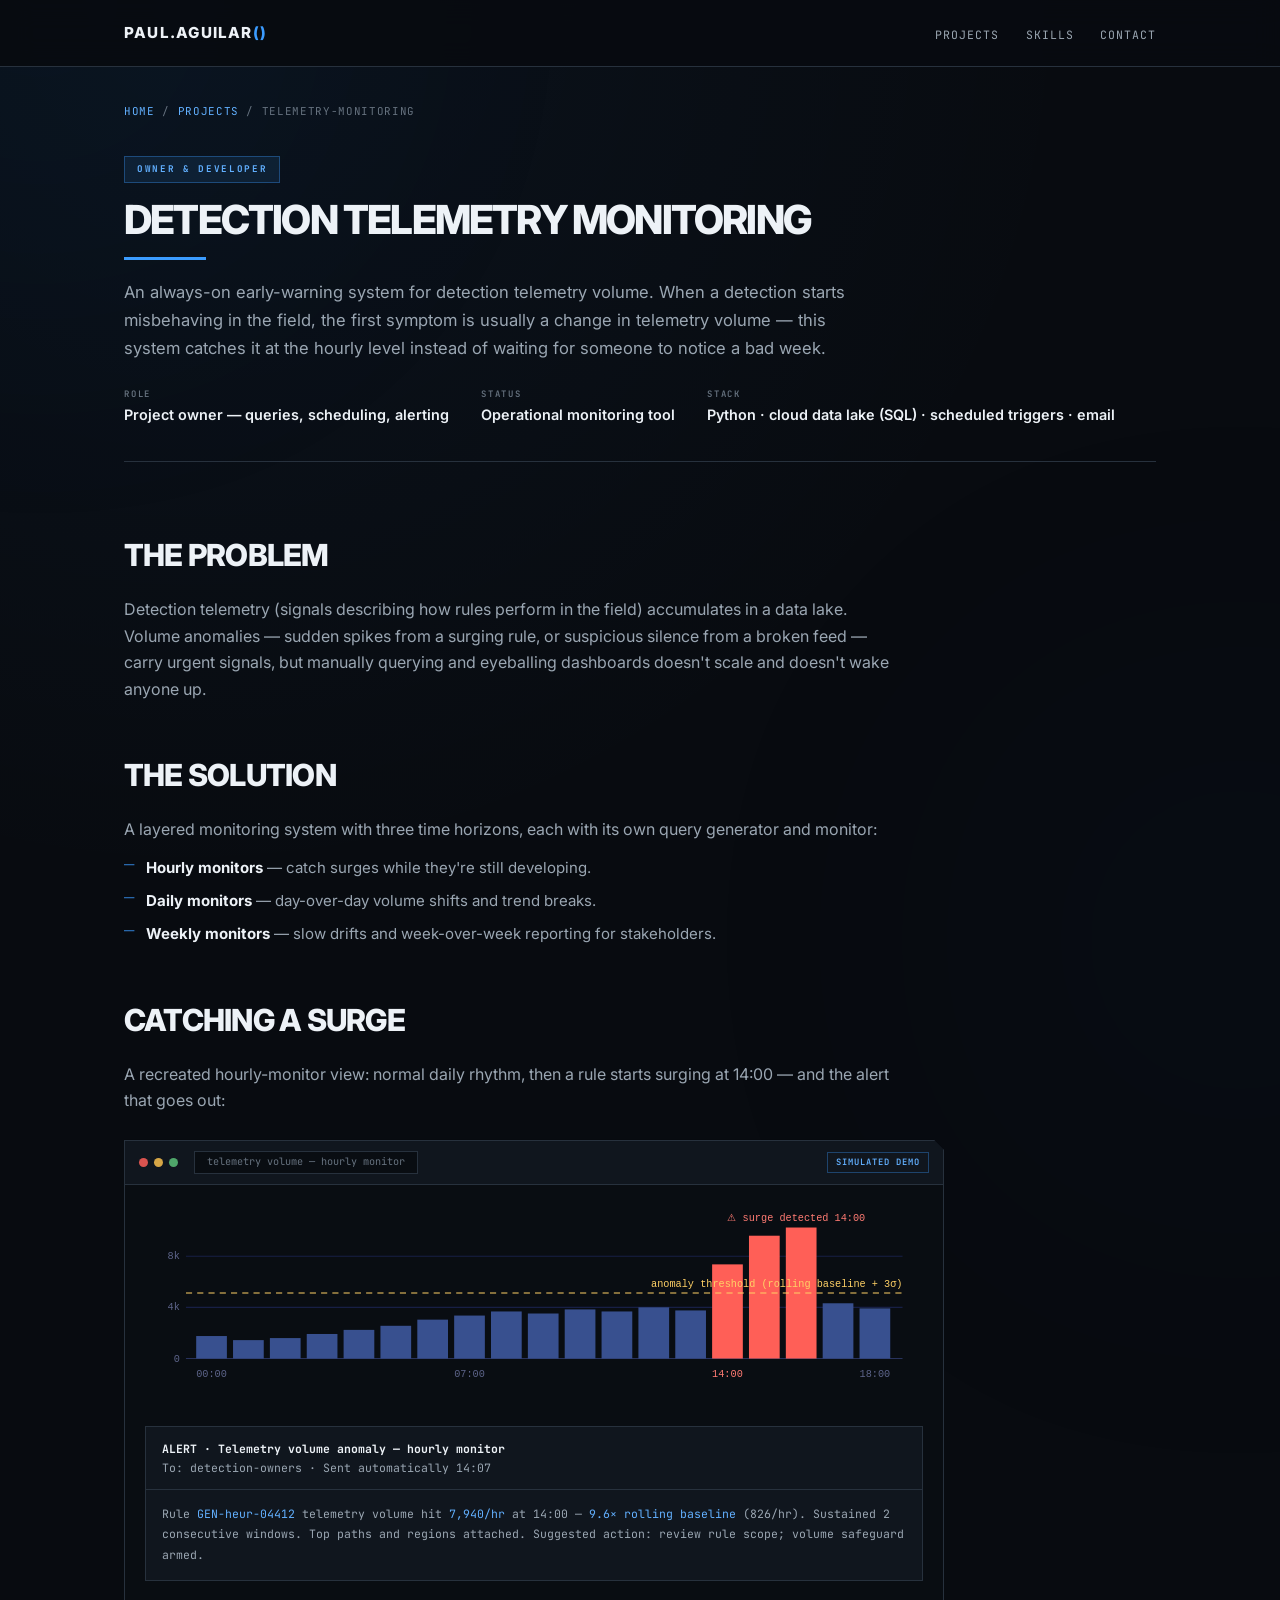
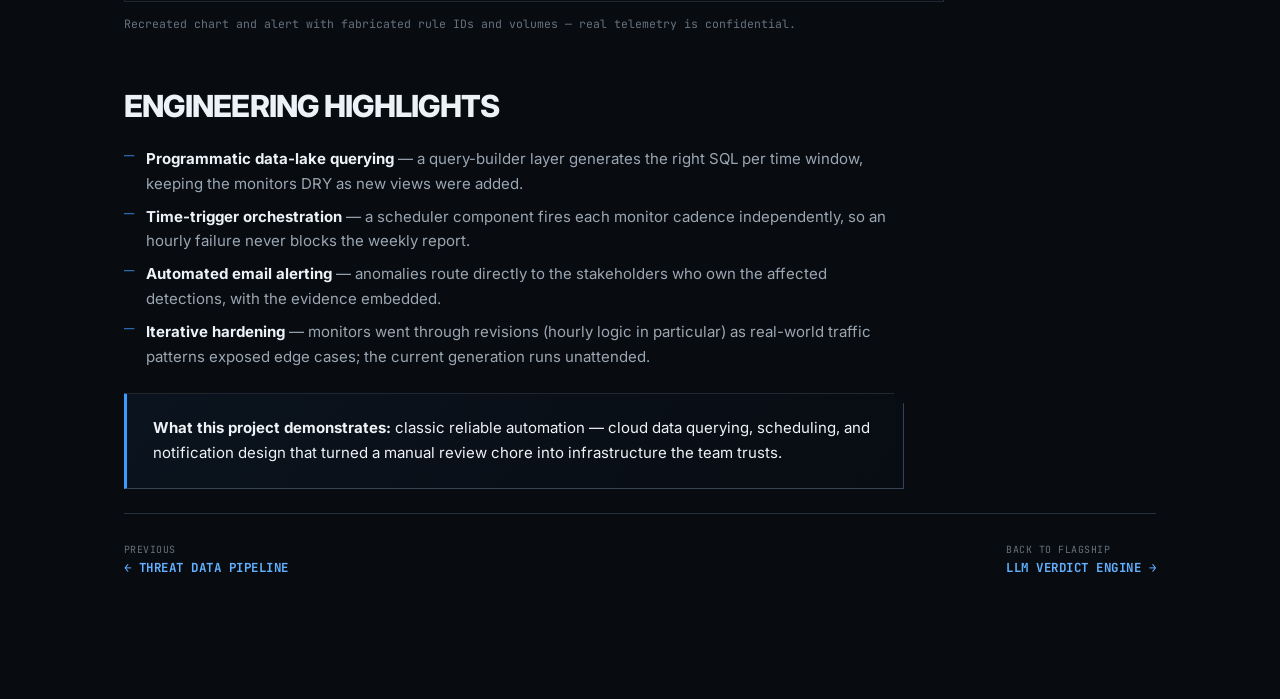
<file: projects/telemetry-monitoring.html>
<!DOCTYPE html>
<html lang="en">
<head>
<meta charset="UTF-8">
<meta name="viewport" content="width=device-width, initial-scale=1.0">
<title>Detection Telemetry Monitoring — Paul Christian Aguilar</title>
<link rel="stylesheet" href="../styles.css">
</head>
<body>
<div class="glow g1"></div><div class="glow g2"></div>

<nav><div class="wrap">
  <a class="logo" href="../index.html">paul.aguilar<span>()</span></a>
  <ul>
    <li><a href="../index.html#owned">Projects</a></li>
    <li class="hide-m"><a href="../index.html#skills">Skills</a></li>
    <li><a href="../index.html#contact">Contact</a></li>
  </ul>
</div></nav>

<div class="wrap">
  <p class="crumb"><a href="../index.html">home</a> <span>/</span> <a href="../index.html#owned">projects</a> <span>/</span> <span>telemetry-monitoring</span></p>

  <header class="proj-hero">
    <span class="role owner">Owner &amp; Developer</span>
    <h1>Detection Telemetry Monitoring</h1>
    <p class="lede">An always-on early-warning system for detection telemetry volume. When a detection starts misbehaving in the field, the first symptom is usually a change in telemetry volume — this system catches it at the hourly level instead of waiting for someone to notice a bad week.</p>
    <div class="meta-row">
      <div class="meta-item"><div class="k">Role</div><div class="v">Project owner — queries, scheduling, alerting</div></div>
      <div class="meta-item"><div class="k">Status</div><div class="v">Operational monitoring tool</div></div>
      <div class="meta-item"><div class="k">Stack</div><div class="v">Python · cloud data lake (SQL) · scheduled triggers · email</div></div>
    </div>
  </header>

  <article>
    <h2>The Problem</h2>
    <p>Detection telemetry (signals describing how rules perform in the field) accumulates in a data lake. Volume anomalies — sudden spikes from a surging rule, or suspicious silence from a broken feed — carry urgent signals, but manually querying and eyeballing dashboards doesn't scale and doesn't wake anyone up.</p>

    <h2>The Solution</h2>
    <p>A layered monitoring system with three time horizons, each with its own query generator and monitor:</p>
    <ul>
      <li><b>Hourly monitors</b> — catch surges while they're still developing.</li>
      <li><b>Daily monitors</b> — day-over-day volume shifts and trend breaks.</li>
      <li><b>Weekly monitors</b> — slow drifts and week-over-week reporting for stakeholders.</li>
    </ul>

    <h2>Catching a Surge</h2>
    <p>A recreated hourly-monitor view: normal daily rhythm, then a rule starts surging at 14:00 — and the alert that goes out:</p>

    <div class="mock">
      <div class="mock-bar"><span class="dot r"></span><span class="dot y"></span><span class="dot g"></span><span class="addr">telemetry volume — hourly monitor</span><span class="sim-tag">Simulated demo</span></div>
      <div class="mock-body">
        <svg viewBox="0 0 760 190" xmlns="http://www.w3.org/2000/svg" font-family="Consolas,Menlo,monospace" font-size="10" style="width:100%;height:auto">
          <line x1="40" y1="150" x2="740" y2="150" stroke="#28325c"/>
          <line x1="40" y1="100" x2="740" y2="100" stroke="#171f45"/>
          <line x1="40" y1="50" x2="740" y2="50" stroke="#171f45"/>
          <text x="34" y="153" fill="#5d648a" text-anchor="end">0</text>
          <text x="34" y="103" fill="#5d648a" text-anchor="end">4k</text>
          <text x="34" y="53" fill="#5d648a" text-anchor="end">8k</text>
          <!-- normal bars 00:00-13:00 -->
          <g fill="#38508f">
            <rect x="50" y="128" width="30" height="22"/><rect x="86" y="132" width="30" height="18"/>
            <rect x="122" y="130" width="30" height="20"/><rect x="158" y="126" width="30" height="24"/>
            <rect x="194" y="122" width="30" height="28"/><rect x="230" y="118" width="30" height="32"/>
            <rect x="266" y="112" width="30" height="38"/><rect x="302" y="108" width="30" height="42"/>
            <rect x="338" y="104" width="30" height="46"/><rect x="374" y="106" width="30" height="44"/>
            <rect x="410" y="102" width="30" height="48"/><rect x="446" y="104" width="30" height="46"/>
            <rect x="482" y="100" width="30" height="50"/><rect x="518" y="103" width="30" height="47"/>
          </g>
          <!-- surge bars 14:00-16:00 -->
          <g fill="#ff5f57">
            <rect x="554" y="58" width="30" height="92"/>
            <rect x="590" y="30" width="30" height="120"/>
            <rect x="626" y="22" width="30" height="128"/>
          </g>
          <g fill="#38508f">
            <rect x="662" y="96" width="30" height="54"/><rect x="698" y="101" width="30" height="49"/>
          </g>
          <!-- threshold line -->
          <line x1="40" y1="86" x2="740" y2="86" stroke="#ffd166" stroke-dasharray="6 5"/>
          <text x="740" y="80" fill="#ffd166" text-anchor="end">anomaly threshold (rolling baseline + 3σ)</text>
          <text x="569" y="16" fill="#ff7b73">⚠ surge detected 14:00</text>
          <text x="50" y="168" fill="#5d648a">00:00</text><text x="302" y="168" fill="#5d648a">07:00</text>
          <text x="554" y="168" fill="#ff7b73">14:00</text><text x="698" y="168" fill="#5d648a">18:00</text>
        </svg>
        <div class="email-mock" style="margin-top:18px">
          <div class="eh"><b>ALERT · Telemetry volume anomaly — hourly monitor</b><br>To: detection-owners · Sent automatically 14:07</div>
          <div class="eb">Rule <span class="hl">GEN-heur-04412</span> telemetry volume hit <span class="hl">7,940/hr</span> at 14:00 — <span class="hl">9.6× rolling baseline</span> (826/hr). Sustained 2 consecutive windows. Top paths and regions attached. Suggested action: review rule scope; volume safeguard armed.</div>
        </div>
      </div>
    </div>
    <p class="mock-cap">Recreated chart and alert with fabricated rule IDs and volumes — real telemetry is confidential.</p>

    <h2>Engineering Highlights</h2>
    <ul>
      <li><b>Programmatic data-lake querying</b> — a query-builder layer generates the right SQL per time window, keeping the monitors DRY as new views were added.</li>
      <li><b>Time-trigger orchestration</b> — a scheduler component fires each monitor cadence independently, so an hourly failure never blocks the weekly report.</li>
      <li><b>Automated email alerting</b> — anomalies route directly to the stakeholders who own the affected detections, with the evidence embedded.</li>
      <li><b>Iterative hardening</b> — monitors went through revisions (hourly logic in particular) as real-world traffic patterns exposed edge cases; the current generation runs unattended.</li>
    </ul>

    <div class="callout"><p><b>What this project demonstrates:</b> classic reliable automation — cloud data querying, scheduling, and notification design that turned a manual review chore into infrastructure the team trusts.</p></div>

    <div class="pager">
      <a href="threat-data-pipeline.html"><span class="dim">previous</span>← Threat Data Pipeline</a>
      <a href="verdict-engine.html"><span class="dim">back to flagship</span>LLM Verdict Engine →</a>
    </div>
  </article>
</div>
</body>
</html>
</file>
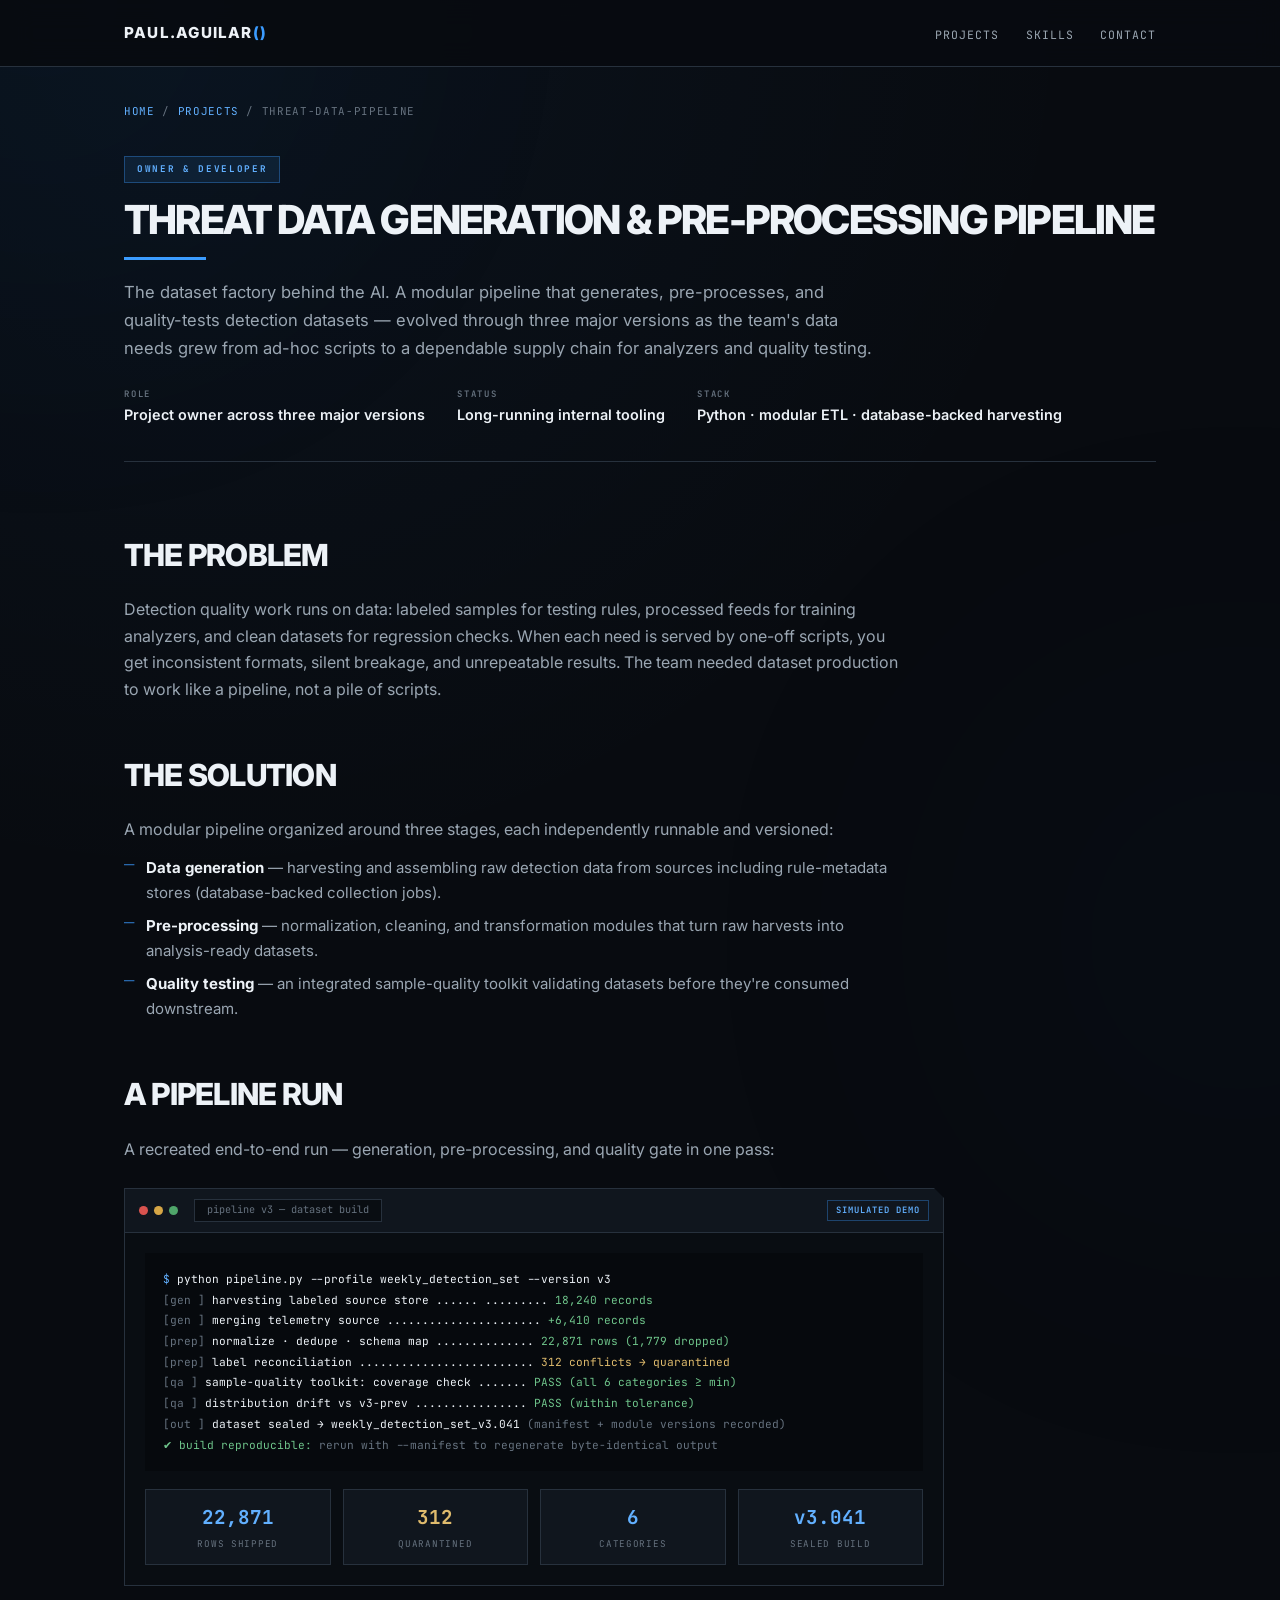
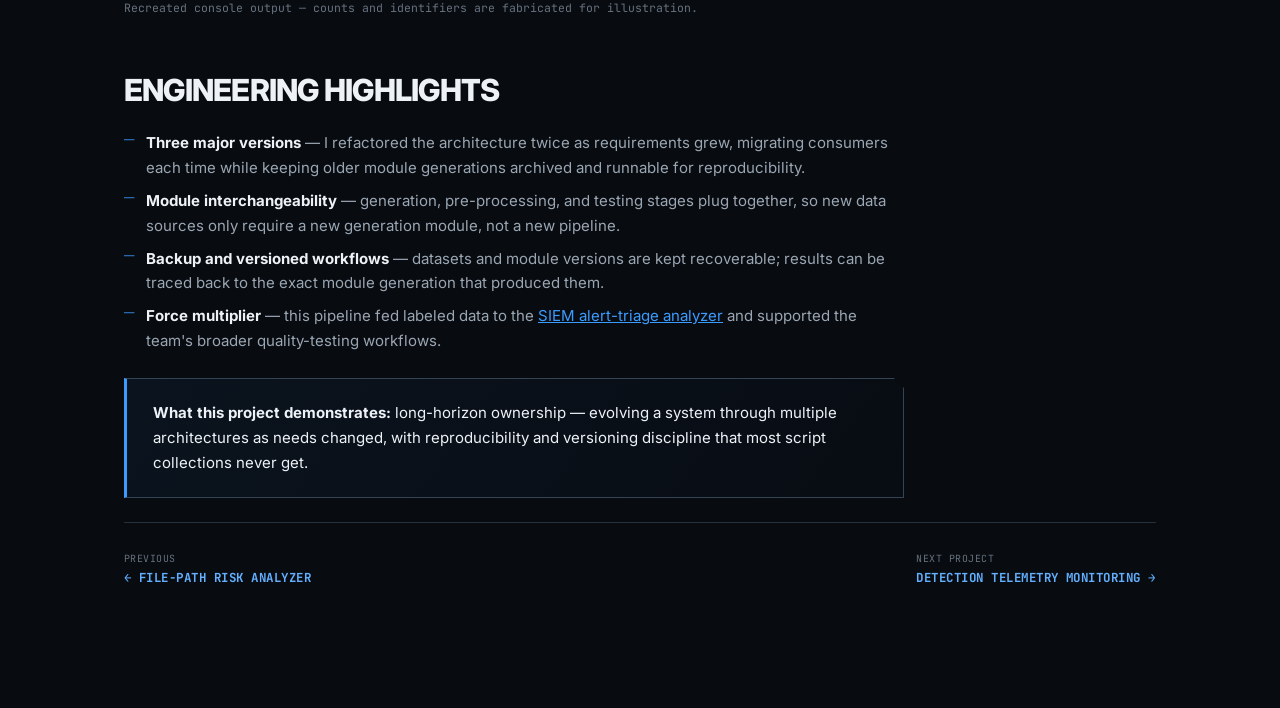
<file: projects/threat-data-pipeline.html>
<!DOCTYPE html>
<html lang="en">
<head>
<meta charset="UTF-8">
<meta name="viewport" content="width=device-width, initial-scale=1.0">
<title>Threat Data Generation &amp; Pre-Processing Pipeline — Paul Christian Aguilar</title>
<link rel="stylesheet" href="../styles.css">
</head>
<body>
<div class="glow g1"></div><div class="glow g2"></div>

<nav><div class="wrap">
  <a class="logo" href="../index.html">paul.aguilar<span>()</span></a>
  <ul>
    <li><a href="../index.html#owned">Projects</a></li>
    <li class="hide-m"><a href="../index.html#skills">Skills</a></li>
    <li><a href="../index.html#contact">Contact</a></li>
  </ul>
</div></nav>

<div class="wrap">
  <p class="crumb"><a href="../index.html">home</a> <span>/</span> <a href="../index.html#owned">projects</a> <span>/</span> <span>threat-data-pipeline</span></p>

  <header class="proj-hero">
    <span class="role owner">Owner &amp; Developer</span>
    <h1>Threat Data Generation &amp; Pre-Processing Pipeline</h1>
    <p class="lede">The dataset factory behind the AI. A modular pipeline that generates, pre-processes, and quality-tests detection datasets — evolved through three major versions as the team's data needs grew from ad-hoc scripts to a dependable supply chain for analyzers and quality testing.</p>
    <div class="meta-row">
      <div class="meta-item"><div class="k">Role</div><div class="v">Project owner across three major versions</div></div>
      <div class="meta-item"><div class="k">Status</div><div class="v">Long-running internal tooling</div></div>
      <div class="meta-item"><div class="k">Stack</div><div class="v">Python · modular ETL · database-backed harvesting</div></div>
    </div>
  </header>

  <article>
    <h2>The Problem</h2>
    <p>Detection quality work runs on data: labeled samples for testing rules, processed feeds for training analyzers, and clean datasets for regression checks. When each need is served by one-off scripts, you get inconsistent formats, silent breakage, and unrepeatable results. The team needed dataset production to work like a pipeline, not a pile of scripts.</p>

    <h2>The Solution</h2>
    <p>A modular pipeline organized around three stages, each independently runnable and versioned:</p>
    <ul>
      <li><b>Data generation</b> — harvesting and assembling raw detection data from sources including rule-metadata stores (database-backed collection jobs).</li>
      <li><b>Pre-processing</b> — normalization, cleaning, and transformation modules that turn raw harvests into analysis-ready datasets.</li>
      <li><b>Quality testing</b> — an integrated sample-quality toolkit validating datasets before they're consumed downstream.</li>
    </ul>

    <h2>A Pipeline Run</h2>
    <p>A recreated end-to-end run — generation, pre-processing, and quality gate in one pass:</p>

    <div class="mock">
      <div class="mock-bar"><span class="dot r"></span><span class="dot y"></span><span class="dot g"></span><span class="addr">pipeline v3 — dataset build</span><span class="sim-tag">Simulated demo</span></div>
      <div class="mock-body">
        <div class="term">
<span class="p">$</span> <span class="w">python pipeline.py --profile weekly_detection_set --version v3</span><br>
<span class="c">[gen ]</span> harvesting labeled source store ...... ......... <span class="ok">18,240 records</span><br>
<span class="c">[gen ]</span> merging telemetry source ...................... <span class="ok">+6,410 records</span><br>
<span class="c">[prep]</span> normalize · dedupe · schema map .............. <span class="ok">22,871 rows (1,779 dropped)</span><br>
<span class="c">[prep]</span> label reconciliation ......................... <span class="warn">312 conflicts → quarantined</span><br>
<span class="c">[qa  ]</span> sample-quality toolkit: coverage check ....... <span class="ok">PASS (all 6 categories ≥ min)</span><br>
<span class="c">[qa  ]</span> distribution drift vs v3-prev ................ <span class="ok">PASS (within tolerance)</span><br>
<span class="c">[out ]</span> dataset sealed → weekly_detection_set_v3.041 <span class="c">(manifest + module versions recorded)</span><br>
<span class="ok">✔ build reproducible:</span> <span class="c">rerun with --manifest to regenerate byte-identical output</span>
        </div>
        <div class="stat-row" style="margin-top:18px;margin-bottom:0">
          <div class="stat"><div class="n">22,871</div><div class="l">Rows shipped</div></div>
          <div class="stat"><div class="n warn">312</div><div class="l">Quarantined</div></div>
          <div class="stat"><div class="n blue">6</div><div class="l">Categories</div></div>
          <div class="stat"><div class="n">v3.041</div><div class="l">Sealed build</div></div>
        </div>
      </div>
    </div>
    <p class="mock-cap">Recreated console output — counts and identifiers are fabricated for illustration.</p>

    <h2>Engineering Highlights</h2>
    <ul>
      <li><b>Three major versions</b> — I refactored the architecture twice as requirements grew, migrating consumers each time while keeping older module generations archived and runnable for reproducibility.</li>
      <li><b>Module interchangeability</b> — generation, pre-processing, and testing stages plug together, so new data sources only require a new generation module, not a new pipeline.</li>
      <li><b>Backup and versioned workflows</b> — datasets and module versions are kept recoverable; results can be traced back to the exact module generation that produced them.</li>
      <li><b>Force multiplier</b> — this pipeline fed labeled data to the <a href="alert-triage-ai.html" style="color:var(--accent)">SIEM alert-triage analyzer</a> and supported the team's broader quality-testing workflows.</li>
    </ul>

    <div class="callout"><p><b>What this project demonstrates:</b> long-horizon ownership — evolving a system through multiple architectures as needs changed, with reproducibility and versioning discipline that most script collections never get.</p></div>

    <div class="pager">
      <a href="file-path-risk-analyzer.html"><span class="dim">previous</span>← File-Path Risk Analyzer</a>
      <a href="telemetry-monitoring.html"><span class="dim">next project</span>Detection Telemetry Monitoring →</a>
    </div>
  </article>
</div>
</body>
</html>
</file>
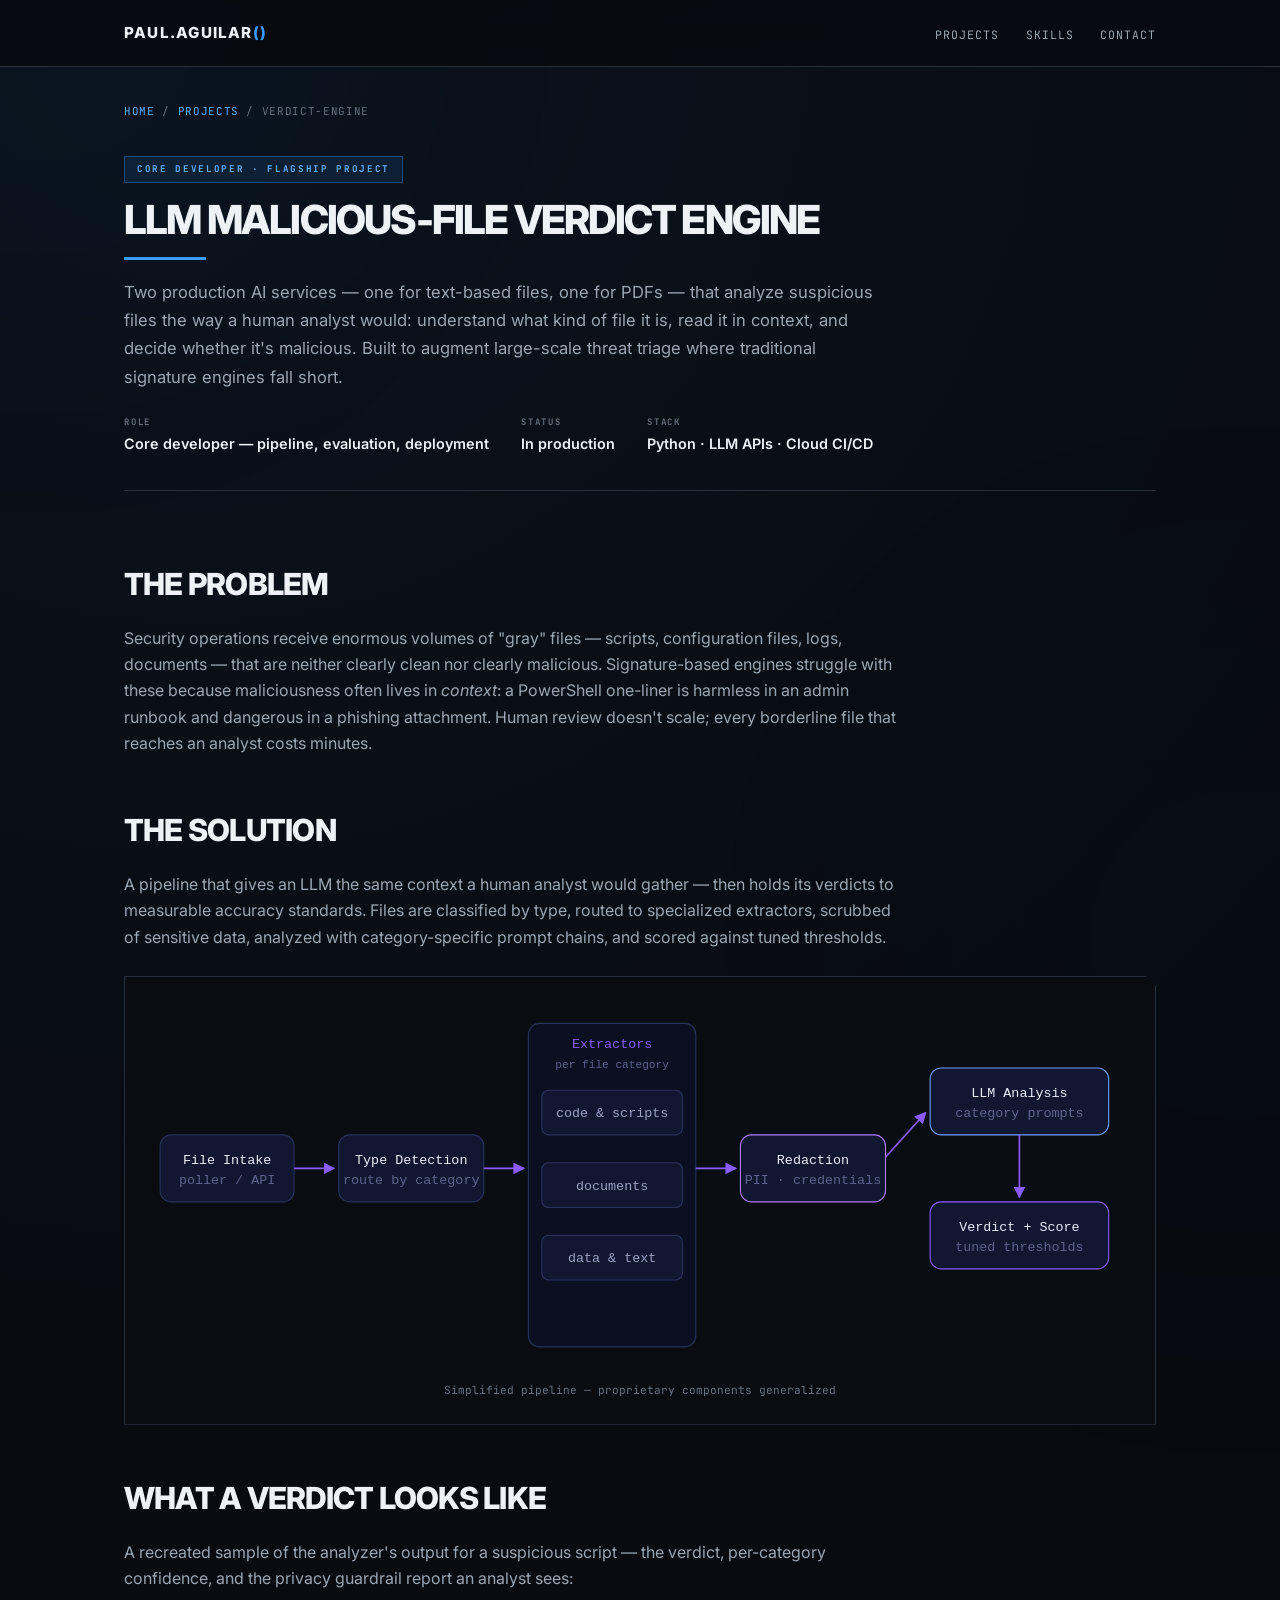
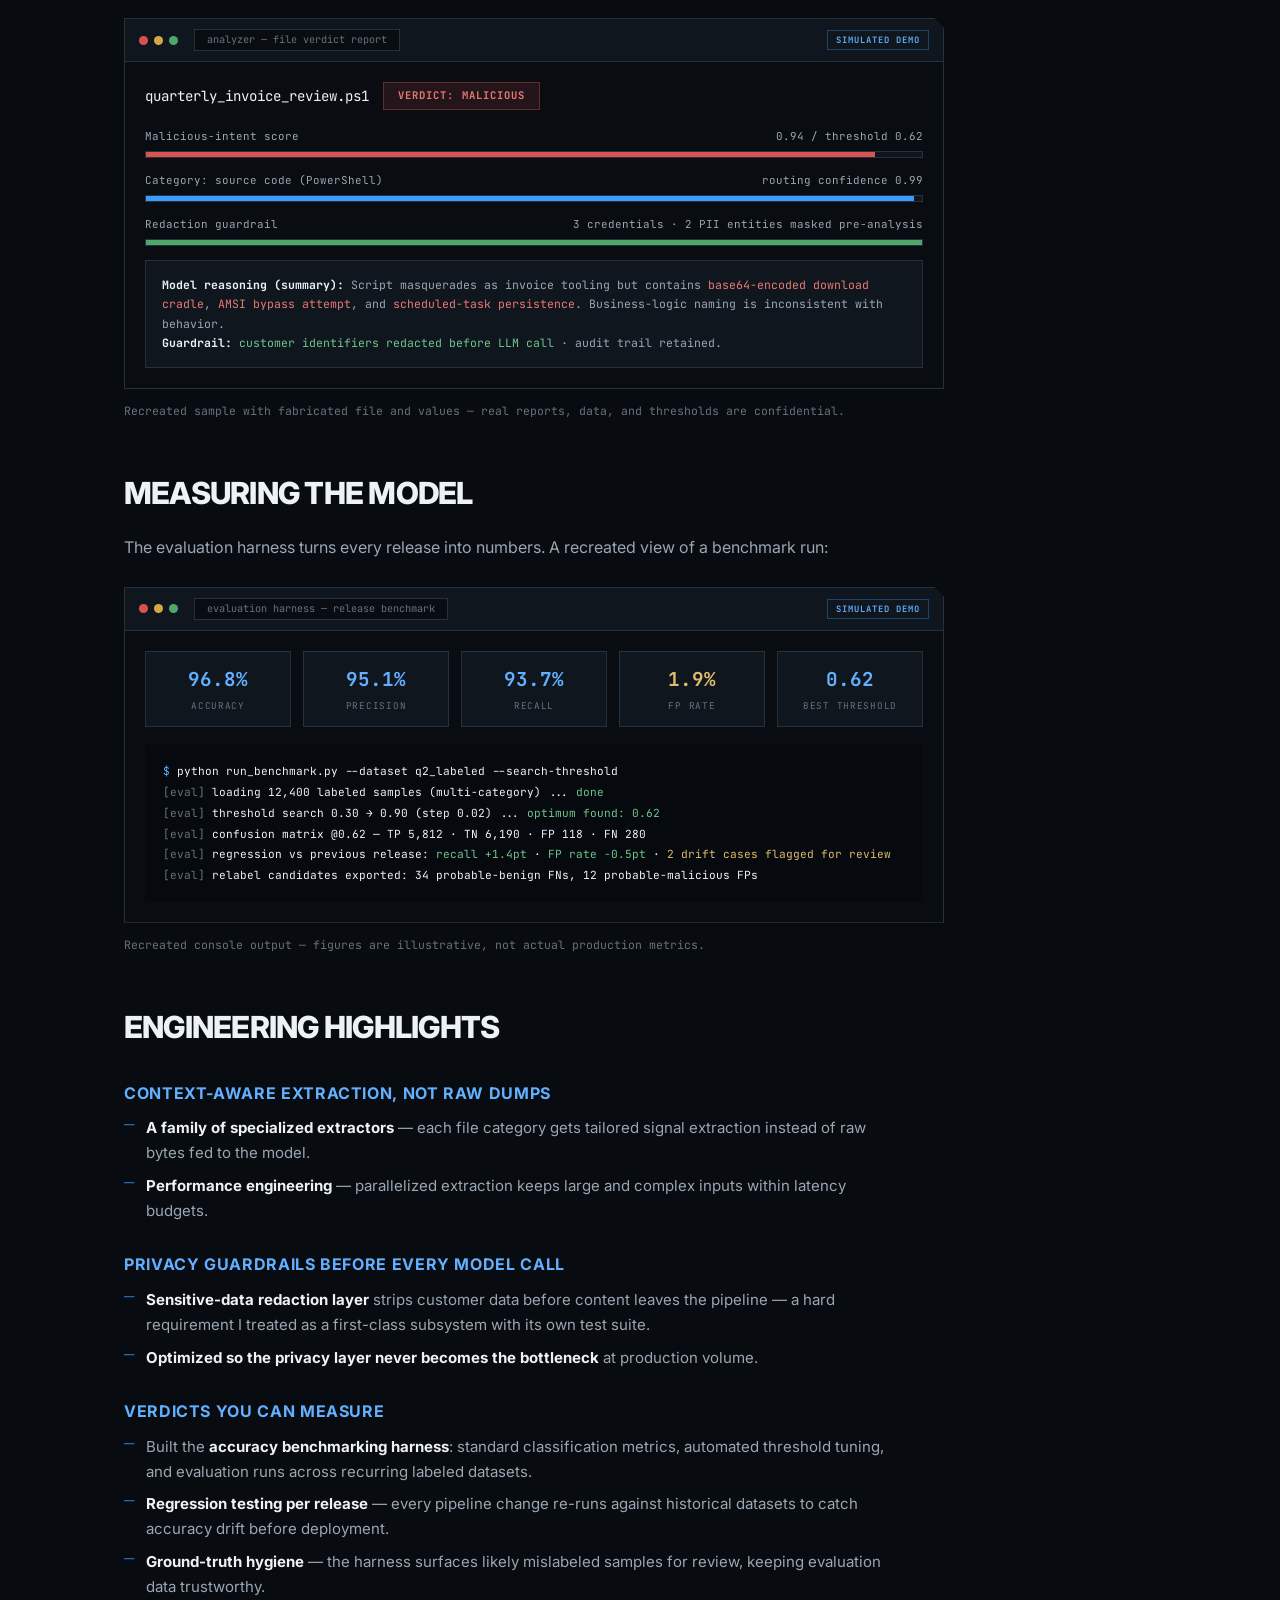
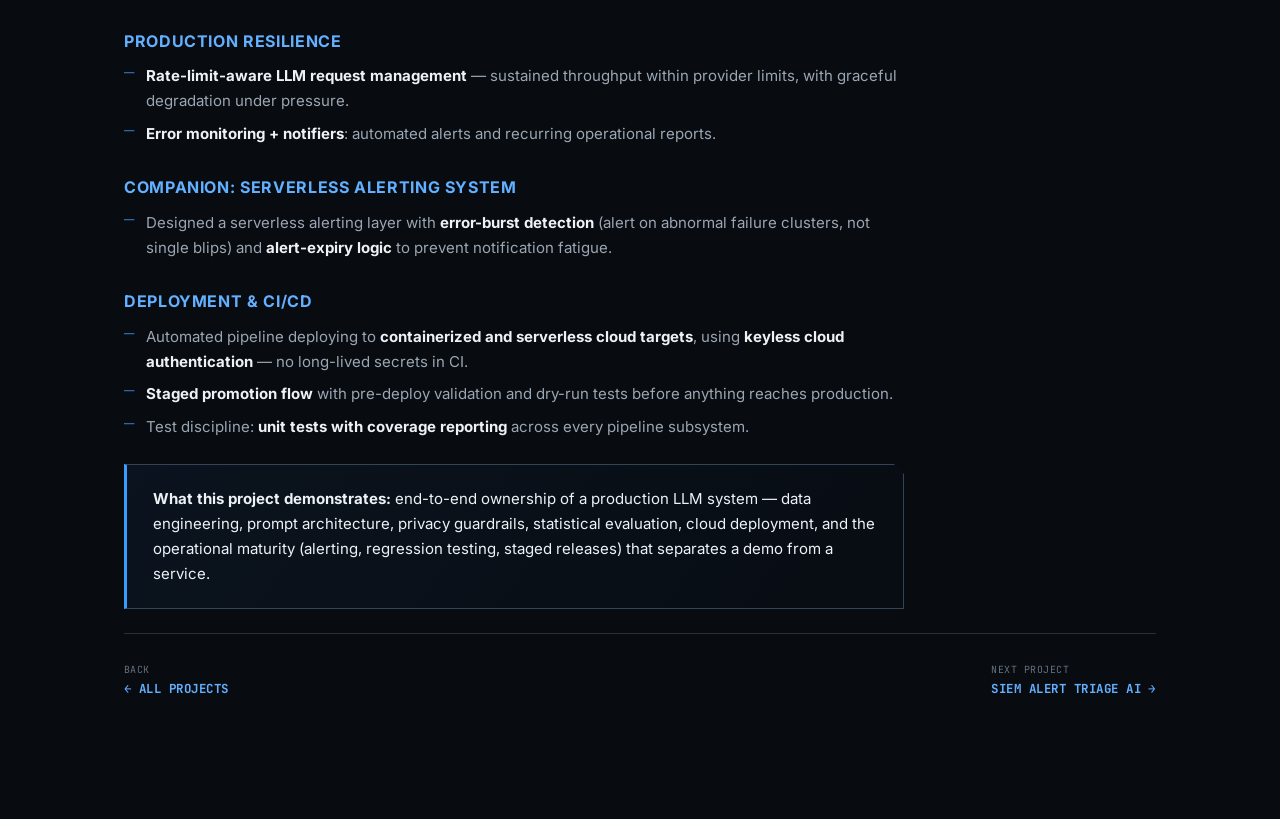
<file: projects/verdict-engine.html>
<!DOCTYPE html>
<html lang="en">
<head>
<meta charset="UTF-8">
<meta name="viewport" content="width=device-width, initial-scale=1.0">
<title>LLM Malicious-File Verdict Engine — Paul Christian Aguilar</title>
<link rel="stylesheet" href="../styles.css">
</head>
<body>
<div class="glow g1"></div><div class="glow g2"></div>

<nav><div class="wrap">
  <a class="logo" href="../index.html">paul.aguilar<span>()</span></a>
  <ul>
    <li><a href="../index.html#owned">Projects</a></li>
    <li class="hide-m"><a href="../index.html#skills">Skills</a></li>
    <li><a href="../index.html#contact">Contact</a></li>
  </ul>
</div></nav>

<div class="wrap">
  <p class="crumb"><a href="../index.html">home</a> <span>/</span> <a href="../index.html#owned">projects</a> <span>/</span> <span>verdict-engine</span></p>

  <header class="proj-hero">
    <span class="role owner">Core Developer · Flagship Project</span>
    <h1>LLM Malicious-File Verdict Engine</h1>
    <p class="lede">Two production AI services — one for text-based files, one for PDFs — that analyze suspicious files the way a human analyst would: understand what kind of file it is, read it in context, and decide whether it's malicious. Built to augment large-scale threat triage where traditional signature engines fall short.</p>
    <div class="meta-row">
      <div class="meta-item"><div class="k">Role</div><div class="v">Core developer — pipeline, evaluation, deployment</div></div>
      <div class="meta-item"><div class="k">Status</div><div class="v">In production</div></div>
      <div class="meta-item"><div class="k">Stack</div><div class="v">Python · LLM APIs · Cloud CI/CD</div></div>
    </div>
  </header>

  <article>
    <h2>The Problem</h2>
    <p>Security operations receive enormous volumes of "gray" files — scripts, configuration files, logs, documents — that are neither clearly clean nor clearly malicious. Signature-based engines struggle with these because maliciousness often lives in <em>context</em>: a PowerShell one-liner is harmless in an admin runbook and dangerous in a phishing attachment. Human review doesn't scale; every borderline file that reaches an analyst costs minutes.</p>

    <h2>The Solution</h2>
    <p>A pipeline that gives an LLM the same context a human analyst would gather — then holds its verdicts to measurable accuracy standards. Files are classified by type, routed to specialized extractors, scrubbed of sensitive data, analyzed with category-specific prompt chains, and scored against tuned thresholds.</p>

    <figure class="diagram">
      <svg viewBox="0 0 880 330" xmlns="http://www.w3.org/2000/svg" font-family="Consolas,Menlo,monospace" font-size="12">
        <defs>
          <marker id="arr" viewBox="0 0 10 10" refX="9" refY="5" markerWidth="7" markerHeight="7" orient="auto-start-reverse">
            <path d="M0,0 L10,5 L0,10 z" fill="#8a5cff"/>
          </marker>
        </defs>
        <!-- intake -->
        <rect x="10" y="120" width="120" height="60" rx="10" fill="#111731" stroke="#28325c"/>
        <text x="70" y="146" fill="#e9ecf8" text-anchor="middle">File Intake</text>
        <text x="70" y="164" fill="#5d648a" text-anchor="middle">poller / API</text>
        <!-- type detect -->
        <rect x="170" y="120" width="130" height="60" rx="10" fill="#111731" stroke="#28325c"/>
        <text x="235" y="146" fill="#e9ecf8" text-anchor="middle">Type Detection</text>
        <text x="235" y="164" fill="#5d648a" text-anchor="middle">route by category</text>
        <!-- extractors -->
        <rect x="340" y="20" width="150" height="290" rx="10" fill="#0b0f22" stroke="#28325c"/>
        <text x="415" y="42" fill="#8a5cff" text-anchor="middle">Extractors</text>
        <text x="415" y="60" fill="#5d648a" text-anchor="middle" font-size="10">per file category</text>
        <rect x="352" y="80" width="126" height="40" rx="6" fill="#111731" stroke="#28325c"/><text x="415" y="104" fill="#9aa2c4" text-anchor="middle">code &amp; scripts</text>
        <rect x="352" y="145" width="126" height="40" rx="6" fill="#111731" stroke="#28325c"/><text x="415" y="169" fill="#9aa2c4" text-anchor="middle">documents</text>
        <rect x="352" y="210" width="126" height="40" rx="6" fill="#111731" stroke="#28325c"/><text x="415" y="234" fill="#9aa2c4" text-anchor="middle">data &amp; text</text>
        <!-- redaction -->
        <rect x="530" y="120" width="130" height="60" rx="10" fill="#111731" stroke="#b07aff"/>
        <text x="595" y="146" fill="#e9ecf8" text-anchor="middle">Redaction</text>
        <text x="595" y="164" fill="#5d648a" text-anchor="middle">PII · credentials</text>
        <!-- llm -->
        <rect x="700" y="60" width="160" height="60" rx="10" fill="#111731" stroke="#6f9dff"/>
        <text x="780" y="86" fill="#e9ecf8" text-anchor="middle">LLM Analysis</text>
        <text x="780" y="104" fill="#5d648a" text-anchor="middle">category prompts</text>
        <!-- verdict -->
        <rect x="700" y="180" width="160" height="60" rx="10" fill="#111731" stroke="#8a5cff"/>
        <text x="780" y="206" fill="#e9ecf8" text-anchor="middle">Verdict + Score</text>
        <text x="780" y="224" fill="#5d648a" text-anchor="middle">tuned thresholds</text>
        <!-- arrows -->
        <line x1="130" y1="150" x2="166" y2="150" stroke="#8a5cff" stroke-width="1.5" marker-end="url(#arr)"/>
        <line x1="300" y1="150" x2="336" y2="150" stroke="#8a5cff" stroke-width="1.5" marker-end="url(#arr)"/>
        <line x1="490" y1="150" x2="526" y2="150" stroke="#8a5cff" stroke-width="1.5" marker-end="url(#arr)"/>
        <line x1="660" y1="140" x2="696" y2="100" stroke="#8a5cff" stroke-width="1.5" marker-end="url(#arr)"/>
        <line x1="780" y1="120" x2="780" y2="176" stroke="#8a5cff" stroke-width="1.5" marker-end="url(#arr)"/>
      </svg>
      <figcaption>Simplified pipeline — proprietary components generalized</figcaption>
    </figure>

    <h2>What a Verdict Looks Like</h2>
    <p>A recreated sample of the analyzer's output for a suspicious script — the verdict, per-category confidence, and the privacy guardrail report an analyst sees:</p>

    <div class="mock">
      <div class="mock-bar"><span class="dot r"></span><span class="dot y"></span><span class="dot g"></span><span class="addr">analyzer — file verdict report</span><span class="sim-tag">Simulated demo</span></div>
      <div class="mock-body">
        <div class="v-head">
          <span class="v-file">quarterly_invoice_review.ps1</span>
          <span class="v-badge mal">VERDICT: MALICIOUS</span>
        </div>
        <div class="meter"><div class="m-label"><span>Malicious-intent score</span><span>0.94 / threshold 0.62</span></div><div class="m-track"><div class="m-fill hi" style="width:94%"></div></div></div>
        <div class="meter"><div class="m-label"><span>Category: source code (PowerShell)</span><span>routing confidence 0.99</span></div><div class="m-track"><div class="m-fill blue" style="width:99%"></div></div></div>
        <div class="meter"><div class="m-label"><span>Redaction guardrail</span><span>3 credentials · 2 PII entities masked pre-analysis</span></div><div class="m-track"><div class="m-fill lo" style="width:100%"></div></div></div>
        <div class="v-notes">
          <b>Model reasoning (summary):</b> Script masquerades as invoice tooling but contains
          <span class="hl">base64-encoded download cradle</span>, <span class="hl">AMSI bypass attempt</span>,
          and <span class="hl">scheduled-task persistence</span>. Business-logic naming is inconsistent with behavior.
          <br><b>Guardrail:</b> <span class="ok">customer identifiers redacted before LLM call</span> · audit trail retained.
        </div>
      </div>
    </div>
    <p class="mock-cap">Recreated sample with fabricated file and values — real reports, data, and thresholds are confidential.</p>

    <h2>Measuring the Model</h2>
    <p>The evaluation harness turns every release into numbers. A recreated view of a benchmark run:</p>

    <div class="mock">
      <div class="mock-bar"><span class="dot r"></span><span class="dot y"></span><span class="dot g"></span><span class="addr">evaluation harness — release benchmark</span><span class="sim-tag">Simulated demo</span></div>
      <div class="mock-body">
        <div class="stat-row">
          <div class="stat"><div class="n">96.8%</div><div class="l">Accuracy</div></div>
          <div class="stat"><div class="n blue">95.1%</div><div class="l">Precision</div></div>
          <div class="stat"><div class="n blue">93.7%</div><div class="l">Recall</div></div>
          <div class="stat"><div class="n warn">1.9%</div><div class="l">FP rate</div></div>
          <div class="stat"><div class="n">0.62</div><div class="l">Best threshold</div></div>
        </div>
        <div class="term">
<span class="p">$</span> <span class="w">python run_benchmark.py --dataset q2_labeled --search-threshold</span><br>
<span class="c">[eval]</span> loading 12,400 labeled samples (multi-category) ... <span class="ok">done</span><br>
<span class="c">[eval]</span> threshold search 0.30 → 0.90 (step 0.02) ... <span class="ok">optimum found: 0.62</span><br>
<span class="c">[eval]</span> confusion matrix @0.62 — TP 5,812 · TN 6,190 · FP 118 · FN 280<br>
<span class="c">[eval]</span> regression vs previous release: <span class="ok">recall +1.4pt</span> · <span class="ok">FP rate −0.5pt</span> · <span class="warn">2 drift cases flagged for review</span><br>
<span class="c">[eval]</span> relabel candidates exported: 34 probable-benign FNs, 12 probable-malicious FPs
        </div>
      </div>
    </div>
    <p class="mock-cap">Recreated console output — figures are illustrative, not actual production metrics.</p>

    <h2>Engineering Highlights</h2>

    <h3>Context-aware extraction, not raw dumps</h3>
    <ul>
      <li><b>A family of specialized extractors</b> — each file category gets tailored signal extraction instead of raw bytes fed to the model.</li>
      <li><b>Performance engineering</b> — parallelized extraction keeps large and complex inputs within latency budgets.</li>
    </ul>

    <h3>Privacy guardrails before every model call</h3>
    <ul>
      <li><b>Sensitive-data redaction layer</b> strips customer data before content leaves the pipeline — a hard requirement I treated as a first-class subsystem with its own test suite.</li>
      <li><b>Optimized so the privacy layer never becomes the bottleneck</b> at production volume.</li>
    </ul>

    <h3>Verdicts you can measure</h3>
    <ul>
      <li>Built the <b>accuracy benchmarking harness</b>: standard classification metrics, automated threshold tuning, and evaluation runs across recurring labeled datasets.</li>
      <li><b>Regression testing per release</b> — every pipeline change re-runs against historical datasets to catch accuracy drift before deployment.</li>
      <li><b>Ground-truth hygiene</b> — the harness surfaces likely mislabeled samples for review, keeping evaluation data trustworthy.</li>
    </ul>

    <h3>Production resilience</h3>
    <ul>
      <li><b>Rate-limit-aware LLM request management</b> — sustained throughput within provider limits, with graceful degradation under pressure.</li>
      <li><b>Error monitoring + notifiers</b>: automated alerts and recurring operational reports.</li>
    </ul>

    <h3 id="alerting">Companion: serverless alerting system</h3>
    <ul>
      <li>Designed a serverless alerting layer with <b>error-burst detection</b> (alert on abnormal failure clusters, not single blips) and <b>alert-expiry logic</b> to prevent notification fatigue.</li>
    </ul>

    <h3>Deployment &amp; CI/CD</h3>
    <ul>
      <li>Automated pipeline deploying to <b>containerized and serverless cloud targets</b>, using <b>keyless cloud authentication</b> — no long-lived secrets in CI.</li>
      <li><b>Staged promotion flow</b> with pre-deploy validation and dry-run tests before anything reaches production.</li>
      <li>Test discipline: <b>unit tests with coverage reporting</b> across every pipeline subsystem.</li>
    </ul>

    <div class="callout"><p><b>What this project demonstrates:</b> end-to-end ownership of a production LLM system — data engineering, prompt architecture, privacy guardrails, statistical evaluation, cloud deployment, and the operational maturity (alerting, regression testing, staged releases) that separates a demo from a service.</p></div>

    <div class="pager">
      <a href="../index.html#owned"><span class="dim">back</span>← All projects</a>
      <a href="alert-triage-ai.html"><span class="dim">next project</span>SIEM Alert Triage AI →</a>
    </div>
  </article>
</div>
</body>
</html>
</file>
<file: styles.css>
/* ============================================================
   PROFESSIONAL DARK / INDUSTRIAL THEME
   Masculine • Technical • Modern • Cybersecurity / AI
   ============================================================ */

@import url('https://fonts.googleapis.com/css2?family=Inter:wght@400;500;600;700;800&family=JetBrains+Mono:wght@400;500;600;700&display=swap');

:root {
  /* ---------- Core Colors ---------- */
  --bg: #080b10;
  --bg2: #0d1117;
  --bg3: #11161d;

  --card: #121820;
  --card-hover: #171f29;

  --line: #27313d;
  --border: #303b48;

  --text: #edf2f7;
  --muted: #9aa6b2;
  --dim: #66727f;

  /* ---------- Accent ---------- */
  --accent: #3b9cff;
  --accent2: #62b0ff;
  --accent3: #8bc7ff;
  --info: #4da3ff;

  --accent-dark: #1769aa;

  /* ---------- Gradients ---------- */
  --grad: linear-gradient(
    100deg,
    #287fd1,
    #3b9cff
  );

  /* ---------- Typography ---------- */
  --display: 'Inter',
    -apple-system,
    BlinkMacSystemFont,
    'Segoe UI',
    sans-serif;

  --body: 'Inter',
    -apple-system,
    BlinkMacSystemFont,
    'Segoe UI',
    Roboto,
    sans-serif;

  --mono: 'JetBrains Mono',
    'SFMono-Regular',
    Consolas,
    Menlo,
    monospace;

  /* ---------- Geometry ---------- */
  --chamfer: polygon(
    0 0,
    calc(100% - 10px) 0,
    100% 10px,
    100% 100%,
    0 100%
  );
}


/* ============================================================
   BASE
   ============================================================ */

* {
  margin: 0;
  padding: 0;
  box-sizing: border-box;
}

html {
  scroll-behavior: smooth;
}

body {
  background:
    radial-gradient(
      circle at 15% 0%,
      rgba(59, 156, 255, 0.055),
      transparent 35%
    ),
    var(--bg);

  color: var(--text);

  font-family: var(--body);
  line-height: 1.65;

  overflow-x: hidden;
}

.glow {
  display: block;
  position: fixed;

  width: 520px;
  height: 520px;

  border-radius: 50%;

  filter: blur(180px);
  opacity: .055;

  pointer-events: none;
  z-index: 0;
}

.glow.g1 {
  background: #1479d4;
  top: -260px;
  left: -220px;
}

.glow.g2 {
  background: #1b4f7e;
  bottom: -300px;
  right: -220px;
}

.wrap {
  max-width: 1080px;
  margin: 0 auto;
  padding: 0 24px;

  position: relative;
  z-index: 1;
}

::selection {
  background: var(--accent);
  color: #ffffff;
}


/* ============================================================
   NAVIGATION
   ============================================================ */

nav {
  position: sticky;
  top: 0;
  z-index: 50;

  background: rgba(8, 11, 16, .94);

  backdrop-filter: blur(14px);

  border-bottom: 1px solid var(--line);
}

nav .wrap {
  display: flex;
  align-items: center;
  justify-content: space-between;

  height: 66px;
}

.logo {
  font-family: var(--display);

  font-weight: 800;

  color: var(--text);

  font-size: .95rem;

  text-decoration: none;

  letter-spacing: .08em;

  text-transform: uppercase;
}

.logo span {
  color: var(--accent);
}

nav ul {
  display: flex;
  gap: 26px;

  list-style: none;
}

nav a {
  color: var(--muted);

  text-decoration: none;

  font-size: .72rem;

  font-family: var(--mono);

  text-transform: uppercase;

  letter-spacing: .09em;

  transition: color .2s ease;
}

nav a:hover {
  color: var(--accent2);
}


/* ============================================================
   HERO
   ============================================================ */

header.hero {
  padding: 115px 0 85px;

  border-bottom: 1px solid var(--line);
}

.tag {
  font-family: var(--mono);

  color: var(--accent2);

  font-size: .7rem;

  letter-spacing: .22em;

  text-transform: uppercase;

  margin-bottom: 22px;

  display: flex;
  align-items: center;

  gap: 14px;
}

.tag::before {
  content: "";

  width: 42px;
  height: 2px;

  background: var(--accent);

  display: inline-block;
}

h1 {
  font-family: var(--display);

  font-weight: 800;

  font-size: clamp(
    2.3rem,
    5.8vw,
    3.8rem
  );

  line-height: 1.04;

  margin-bottom: 18px;

  letter-spacing: -.045em;

  text-transform: uppercase;
}

h1::after {
  content: "";

  display: block;

  width: 100px;
  height: 3px;

  background: var(--accent);

  margin-top: 22px;
}

.subtitle {
  font-size: clamp(
    1.05rem,
    2.4vw,
    1.4rem
  );

  color: var(--muted);

  margin-bottom: 24px;

  font-weight: 500;
}

.subtitle b {
  color: var(--accent2);

  font-weight: 700;
}

.intro {
  max-width: 680px;

  color: var(--muted);

  margin-bottom: 38px;

  font-size: .97rem;
}


/* ============================================================
   BUTTONS
   ============================================================ */

.btn {
  display: inline-block;

  padding: 13px 30px;

  text-decoration: none;

  font-size: .73rem;

  font-weight: 700;

  font-family: var(--mono);

  text-transform: uppercase;

  letter-spacing: .08em;

  transition:
    background .2s ease,
    border-color .2s ease,
    transform .2s ease;

  clip-path: var(--chamfer);

  margin-right: 10px;
  margin-bottom: 8px;
}

.btn:hover {
  transform: translateY(-2px);
}

.btn.primary {
  background: var(--accent);

  color: #ffffff;
}

.btn.primary:hover {
  background: var(--accent2);
}

.btn.ghost {
  background: var(--bg2);

  color: var(--text);

  box-shadow:
    inset 0 0 0 1px var(--line);
}

.btn.ghost:hover {
  color: var(--accent2);

  box-shadow:
    inset 0 0 0 1px var(--accent);
}


/* ============================================================
   SECTIONS
   ============================================================ */

section {
  padding: 76px 0;
}

h2 {
  font-family: var(--display);

  font-weight: 800;

  font-size: clamp(
    1.45rem,
    3vw,
    1.9rem
  );

  letter-spacing: -.025em;

  text-transform: uppercase;

  margin-bottom: 8px;

  display: flex;

  align-items: baseline;

  gap: 14px;
}

h2 .hash {
  color: var(--accent);

  font-family: var(--mono);

  font-weight: 600;

  font-size: .8rem;

  letter-spacing: .08em;
}

h2 .hash::before {
  content: "// ";
}

.sec-sub {
  color: var(--dim);

  font-size: .92rem;

  margin-bottom: 38px;

  max-width: 720px;
}


/* ============================================================
   CARDS
   ============================================================ */

.grid {
  display: grid;

  grid-template-columns:
    repeat(
      auto-fill,
      minmax(320px, 1fr)
    );

  gap: 16px;
}

.card {
  background: var(--card);

  border: 1px solid var(--line);

  padding: 28px;

  transition:
    background .2s ease,
    border-color .2s ease,
    transform .2s ease;

  position: relative;

  overflow: hidden;

  display: flex;

  flex-direction: column;

  clip-path: var(--chamfer);
}

.card::before {
  content: "";

  position: absolute;

  inset: 0 0 auto 0;

  height: 2px;

  background: var(--accent);

  opacity: 0;

  transition: opacity .2s ease;
}

.card:hover {
  background: var(--card-hover);

  border-color: #3d4b5b;

  transform: translateY(-2px);
}

.card:hover::before {
  opacity: 1;
}

.card.featured {
  grid-column: 1 / -1;

  background:
    linear-gradient(
      125deg,
      #17202a,
      var(--card) 60%
    );

  border-color: #394654;
}

.card.featured::before {
  opacity: 1;
}


/* ============================================================
   ROLE BADGES
   ============================================================ */

.role {
  font-family: var(--mono);

  font-size: .58rem;

  font-weight: 700;

  text-transform: uppercase;

  letter-spacing: .18em;

  padding: 5px 12px;

  display: inline-block;

  margin-bottom: 16px;

  align-self: flex-start;
}

.role.owner {
  background: rgba(59, 156, 255, .10);

  color: var(--accent2);

  border: 1px solid rgba(59, 156, 255, .35);
}

.role.lead {
  background: rgba(98, 176, 255, .08);

  color: var(--accent3);

  border: 1px solid rgba(98, 176, 255, .30);
}

.role.contrib {
  background: rgba(77, 163, 255, .08);

  color: var(--accent2);

  border: 1px solid rgba(77, 163, 255, .28);
}

.role.qa {
  background: rgba(100, 116, 139, .10);

  color: #b4c0cc;

  border: 1px solid rgba(100, 116, 139, .35);
}


/* ============================================================
   CARD CONTENT
   ============================================================ */

.card h3 {
  font-family: var(--display);

  font-weight: 700;

  font-size: 1.05rem;

  letter-spacing: -.015em;

  margin-bottom: 10px;

  line-height: 1.4;
}

.card p {
  color: var(--muted);

  font-size: .9rem;

  margin-bottom: 14px;
}

.card ul {
  list-style: none;

  margin: 0 0 14px;
}

.card ul li {
  color: var(--muted);

  font-size: .87rem;

  padding-left: 20px;

  position: relative;

  margin-bottom: 6px;
}

.card ul li::before {
  content: "—";

  color: var(--accent);

  position: absolute;

  left: 0;

  font-size: .65rem;
}

.chips {
  display: flex;

  flex-wrap: wrap;

  gap: 7px;
}

.chip {
  font-family: var(--mono);

  font-size: .61rem;

  font-weight: 600;

  color: var(--accent2);

  background: rgba(59, 156, 255, .055);

  border: 1px solid rgba(59, 156, 255, .25);

  padding: 3px 10px;
}

.card .more {
  margin-top: auto;

  padding-top: 18px;

  font-size: .7rem;

  font-weight: 700;

  font-family: var(--mono);

  text-transform: uppercase;

  letter-spacing: .08em;

  color: var(--accent2);

  text-decoration: none;
}

.card .more:hover {
  color: var(--accent3);
}


/* ============================================================
   SKILLS
   ============================================================ */

.skills-grid {
  display: grid;

  grid-template-columns:
    repeat(
      auto-fill,
      minmax(240px, 1fr)
    );

  gap: 16px;
}

.skill-box {
  background: var(--card);

  border: 1px solid var(--line);

  padding: 24px;

  clip-path: var(--chamfer);
}

.skill-box h3 {
  font-family: var(--display);

  font-size: .75rem;

  font-weight: 700;

  letter-spacing: .13em;

  text-transform: uppercase;

  margin-bottom: 14px;

  color: var(--accent2);

  border-bottom: 1px solid var(--line);

  padding-bottom: 10px;
}

.skill-box .chips .chip {
  color: var(--muted);

  background: var(--bg2);

  border-color: var(--line);
}


/* ============================================================
   TIMELINE
   ============================================================ */

.timeline {
  position: relative;

  margin-left: 12px;

  padding-left: 38px;

  border-left: 2px solid var(--line);
}

.t-item {
  position: relative;

  margin-bottom: 50px;
}

.t-item::before {
  content: "";

  position: absolute;

  left: -46px;

  top: 8px;

  width: 10px;

  height: 10px;

  background: var(--accent);

  transform: rotate(45deg);
}

.t-item .when {
  font-family: var(--mono);

  font-size: .64rem;

  text-transform: uppercase;

  letter-spacing: .20em;

  color: var(--accent2);

  margin-bottom: 6px;

  font-weight: 600;
}

.t-item h3 {
  font-family: var(--display);

  font-weight: 700;

  font-size: 1.12rem;

  margin-bottom: 8px;

  letter-spacing: -.01em;
}

.t-item p {
  color: var(--muted);

  font-size: .94rem;

  max-width: 700px;
}


/* ============================================================
   FOOTER
   ============================================================ */

footer {
  border-top: 1px solid var(--line);

  padding: 66px 0 46px;

  text-align: center;

  background: var(--bg2);
}

footer h2 {
  justify-content: center;
}

footer p {
  color: var(--muted);

  max-width: 520px;

  margin: 0 auto 28px;
}

.contact-links {
  display: flex;

  gap: 16px;

  justify-content: center;

  flex-wrap: wrap;

  margin-bottom: 40px;
}

.fine {
  color: var(--dim);

  font-size: .68rem;

  font-family: var(--mono);
}


/* ============================================================
   PROJECT DETAIL PAGES
   ============================================================ */

.crumb {
  font-family: var(--mono);

  font-size: .68rem;

  margin: 36px 0 0;

  text-transform: uppercase;

  letter-spacing: .06em;
}

.crumb a {
  color: var(--accent2);

  text-decoration: none;
}

.crumb span {
  color: var(--dim);
}

.proj-hero {
  padding: 32px 0 34px;

  border-bottom: 1px solid var(--line);
}

.proj-hero h1 {
  font-size: clamp(
    1.7rem,
    4.2vw,
    2.5rem
  );
}

.proj-hero h1::after {
  width: 82px;

  height: 3px;

  margin-top: 16px;
}

.proj-hero .lede {
  color: var(--muted);

  font-size: 1.04rem;

  max-width: 760px;

  margin: 18px 0 24px;

  line-height: 1.7;
}

.meta-row {
  display: flex;

  flex-wrap: wrap;

  gap: 32px;

  margin-top: 10px;
}

.meta-item .k {
  font-family: var(--mono);

  font-size: .56rem;

  text-transform: uppercase;

  letter-spacing: .20em;

  color: var(--dim);

  margin-bottom: 2px;

  font-weight: 600;
}

.meta-item .v {
  font-size: .9rem;

  color: var(--text);

  font-weight: 600;
}

article {
  padding: 20px 0 60px;
}

article h2 {
  margin: 48px 0 16px;
}

article h3 {
  font-family: var(--display);

  font-weight: 700;

  font-size: 1rem;

  margin: 28px 0 10px;

  color: var(--accent2);

  letter-spacing: .04em;

  text-transform: uppercase;
}

article p {
  color: var(--muted);

  max-width: 780px;

  margin-bottom: 14px;
}

article ul {
  list-style: none;

  margin: 0 0 18px;

  max-width: 780px;
}

article ul li {
  color: var(--muted);

  font-size: .94rem;

  padding-left: 22px;

  position: relative;

  margin-bottom: 8px;
}

article ul li::before {
  content: "—";

  color: var(--accent);

  position: absolute;

  left: 0;

  font-size: .65rem;
}

article ul li b {
  color: var(--text);
}

article a {
  color: var(--accent2);
}


/* ============================================================
   CALLOUTS
   ============================================================ */

.callout {
  background:
    linear-gradient(
      125deg,
      rgba(59, 156, 255, .06),
      rgba(59, 156, 255, .015)
    );

  border: 1px solid #354454;

  border-left: 3px solid var(--accent);

  padding: 22px 26px;

  max-width: 780px;

  margin: 24px 0;

  clip-path: var(--chamfer);
}

.callout p {
  margin: 0;

  font-size: .94rem;

  color: var(--text);
}


/* ============================================================
   METRICS
   ============================================================ */

.metrics {
  display: grid;

  grid-template-columns:
    repeat(
      auto-fit,
      minmax(160px, 1fr)
    );

  gap: 14px;

  max-width: 780px;

  margin: 22px 0;
}

.metric {
  background: var(--card);

  border: 1px solid var(--line);

  padding: 18px;

  text-align: center;

  clip-path: var(--chamfer);
}

.metric .num {
  font-size: 1.5rem;

  font-weight: 700;

  color: var(--accent2);

  font-family: var(--mono);
}

.metric .lbl {
  font-size: .68rem;

  color: var(--dim);

  margin-top: 4px;

  font-family: var(--mono);

  text-transform: uppercase;
}


/* ============================================================
   PAGER
   ============================================================ */

.pager {
  display: flex;

  justify-content: space-between;

  gap: 16px;

  border-top: 1px solid var(--line);

  padding: 28px 0 60px;
}

.pager a {
  color: var(--accent2);

  text-decoration: none;

  font-size: .78rem;

  font-weight: 700;

  font-family: var(--mono);

  text-transform: uppercase;

  letter-spacing: .04em;
}

.pager a:hover {
  color: var(--accent3);
}

.pager .dim {
  color: var(--dim);

  font-size: .62rem;

  display: block;

  font-weight: 400;
}


/* ============================================================
   TECHNICAL / DEMO PANELS
   ============================================================ */

.diagram {
  background: #090d12;

  border: 1px solid var(--line);

  padding: 24px;

  margin: 26px 0;

  overflow-x: auto;

  clip-path: var(--chamfer);
}

.diagram svg {
  display: block;

  margin: 0 auto;

  min-width: 640px;
}

.diagram figcaption {
  text-align: center;

  color: var(--dim);

  font-size: .7rem;

  font-family: var(--mono);

  margin-top: 12px;
}

.mock {
  background: #090d12;

  border: 1px solid var(--line);

  overflow: hidden;

  margin: 26px 0;

  max-width: 820px;

  font-family: var(--mono);

  box-shadow:
    0 20px 50px rgba(0,0,0,.45);

  clip-path: var(--chamfer);
}

.mock-bar {
  display: flex;

  align-items: center;

  gap: 6px;

  background: #10161e;

  padding: 10px 14px;

  border-bottom: 1px solid var(--line);
}

.mock-bar .dot {
  width: 9px;

  height: 9px;

  border-radius: 50%;

  flex: none;
}

.dot.r {
  background: #d9534f;
}

.dot.y {
  background: #d6a646;
}

.dot.g {
  background: #4fa66a;
}

.mock-bar .addr {
  margin-left: 10px;

  background: #090d12;

  border: 1px solid var(--line);

  padding: 2px 12px;

  font-size: .64rem;

  color: var(--dim);

  white-space: nowrap;

  overflow: hidden;

  text-overflow: ellipsis;
}

.sim-tag {
  margin-left: auto;

  font-size: .55rem;

  letter-spacing: .11em;

  text-transform: uppercase;

  color: var(--accent2);

  border: 1px solid rgba(59,156,255,.35);

  padding: 2px 8px;

  white-space: nowrap;

  font-weight: 600;
}

.mock-body {
  padding: 20px;
}

.mock-cap {
  color: var(--dim);

  font-size: .72rem;

  font-family: var(--mono);

  margin: -14px 0 26px;

  max-width: 820px;
}


/* ============================================================
   SECURITY / ANALYSIS VISUALS
   ============================================================ */

.v-head {
  display: flex;

  flex-wrap: wrap;

  align-items: center;

  gap: 14px;

  margin-bottom: 18px;
}

.v-file {
  color: var(--text);

  font-size: .88rem;

  word-break: break-all;
}

.v-badge {
  font-size: .66rem;

  font-weight: 700;

  letter-spacing: .1em;

  padding: 4px 14px;
}

.v-badge.mal {
  background: rgba(217,83,79,.12);

  color: #e87873;

  border: 1px solid rgba(217,83,79,.35);
}

.v-badge.clean {
  background: rgba(79,166,106,.10);

  color: #6fc58b;

  border: 1px solid rgba(79,166,106,.3);
}

.v-badge.warn {
  background: rgba(214,166,70,.10);

  color: #dfbb6d;

  border: 1px solid rgba(214,166,70,.3);
}

.meter {
  margin-bottom: 14px;
}

.meter .m-label {
  display: flex;

  justify-content: space-between;

  font-size: .68rem;

  color: var(--muted);

  margin-bottom: 5px;
}

.meter .m-track {
  height: 7px;

  background: #10161e;

  border: 1px solid var(--line);

  overflow: hidden;
}

.meter .m-fill {
  height: 100%;
}

.m-fill.hi {
  background: #d9534f;
}

.m-fill.mid {
  background: #d6a646;
}

.m-fill.lo {
  background: #4fa66a;
}

.m-fill.blue {
  background: var(--accent);
}

.v-notes {
  background: #10161e;

  border: 1px solid var(--line);

  padding: 14px 16px;

  font-size: .72rem;

  color: var(--muted);

  line-height: 1.7;
}

.v-notes b {
  color: var(--text);
}

.v-notes .hl {
  color: #e87873;
}

.v-notes .ok {
  color: #6fc58b;
}


/* ============================================================
   TABLES
   ============================================================ */

.mock table {
  width: 100%;

  border-collapse: collapse;

  font-size: .7rem;
}

.mock th {
  color: var(--dim);

  text-align: left;

  font-weight: 700;

  padding: 8px 10px;

  border-bottom: 1px solid var(--line);

  text-transform: uppercase;

  font-size: .57rem;

  letter-spacing: .08em;
}

.mock td {
  color: var(--muted);

  padding: 9px 10px;

  border-bottom: 1px solid #1b232c;

  vertical-align: top;
}

.mock td.c-text {
  color: var(--text);
}

.pill {
  font-size: .58rem;

  font-weight: 700;

  padding: 2px 9px;

  white-space: nowrap;
}

.pill.tp {
  background: rgba(217,83,79,.12);

  color: #e87873;
}

.pill.fp {
  background: rgba(79,166,106,.10);

  color: #6fc58b;
}

.pill.rev {
  background: rgba(214,166,70,.10);

  color: #dfbb6d;
}

.pill.run {
  background: rgba(59,156,255,.10);

  color: var(--accent2);
}


/* ============================================================
   TERMINAL
   ============================================================ */

.term {
  background: #06090d;

  padding: 16px 18px;

  font-size: .7rem;

  line-height: 1.85;

  overflow-x: auto;
}

.term .p {
  color: var(--accent2);
}

.term .c {
  color: var(--dim);
}

.term .w {
  color: var(--text);
}

.term .ok {
  color: #6fc58b;
}

.term .warn {
  color: #dfbb6d;
}

.term .err {
  color: #e87873;
}


/* ============================================================
   STATS
   ============================================================ */

.stat-row {
  display: grid;

  grid-template-columns:
    repeat(
      auto-fit,
      minmax(120px, 1fr)
    );

  gap: 12px;

  margin-bottom: 18px;
}

.stat {
  background: #10161e;

  border: 1px solid var(--line);

  padding: 12px;

  text-align: center;
}

.stat .n {
  font-size: 1.2rem;

  font-weight: 700;

  color: var(--accent2);

  font-family: var(--mono);
}

.stat .n.red {
  color: #e87873;
}

.stat .n.blue {
  color: var(--accent2);
}

.stat .n.warn {
  color: #dfbb6d;
}

.stat .l {
  font-size: .58rem;

  color: var(--dim);

  text-transform: uppercase;

  letter-spacing: .08em;

  margin-top: 3px;
}


/* ============================================================
   EMAIL MOCK
   ============================================================ */

.email-mock {
  background: #10161e;

  border: 1px solid var(--line);

  overflow: hidden;

  font-size: .72rem;
}

.email-mock .eh {
  padding: 12px 16px;

  border-bottom: 1px solid var(--line);

  color: var(--muted);
}

.email-mock .eh b {
  color: var(--text);
}

.email-mock .eb {
  padding: 14px 16px;

  color: var(--muted);

  line-height: 1.8;
}

.email-mock .eb .hl {
  color: var(--accent2);
}


/* ============================================================
   MINI MOCK
   ============================================================ */

.mini-mock {
  background: #090d12;

  border: 1px solid var(--line);

  padding: 12px 14px;

  margin-bottom: 14px;

  font-family: var(--mono);

  font-size: .64rem;

  line-height: 1.7;

  color: var(--muted);
}

.mini-mock .ok {
  color: #6fc58b;
}

.mini-mock .warn {
  color: #dfbb6d;
}

.mini-mock .err {
  color: #e87873;
}

.mini-mock .p {
  color: var(--accent2);
}

.mini-mock .c {
  color: var(--dim);
}


/* ============================================================
   SCROLL REVEAL
   ============================================================ */

.reveal {
  opacity: 0;

  transform: translateY(20px);

  transition:
    opacity .6s ease,
    transform .6s ease;
}

.reveal.show {
  opacity: 1;

  transform: none;
}


/* ============================================================
   RESPONSIVE
   ============================================================ */

@media(max-width:640px) {

  nav ul {
    gap: 14px;
  }

  nav ul li.hide-m {
    display: none;
  }

  .sim-tag {
    display: none;
  }

}
</file>
